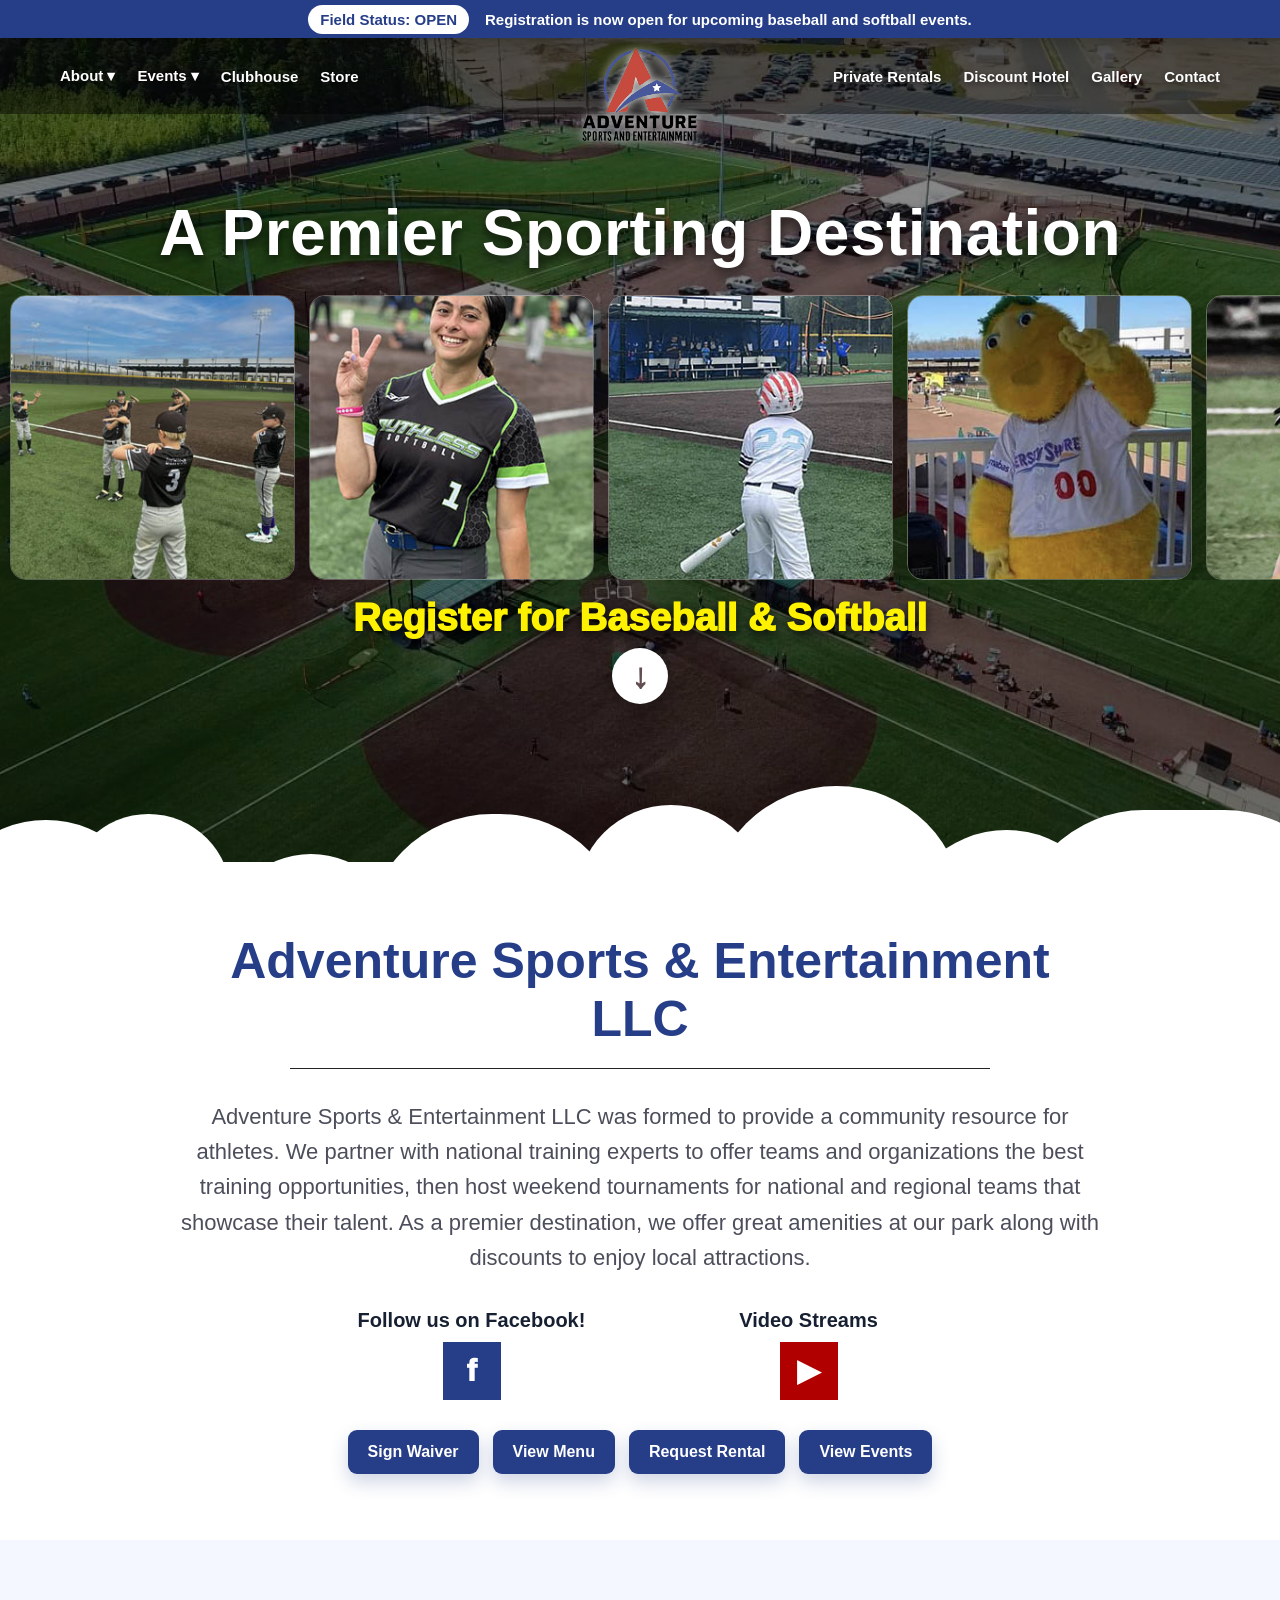
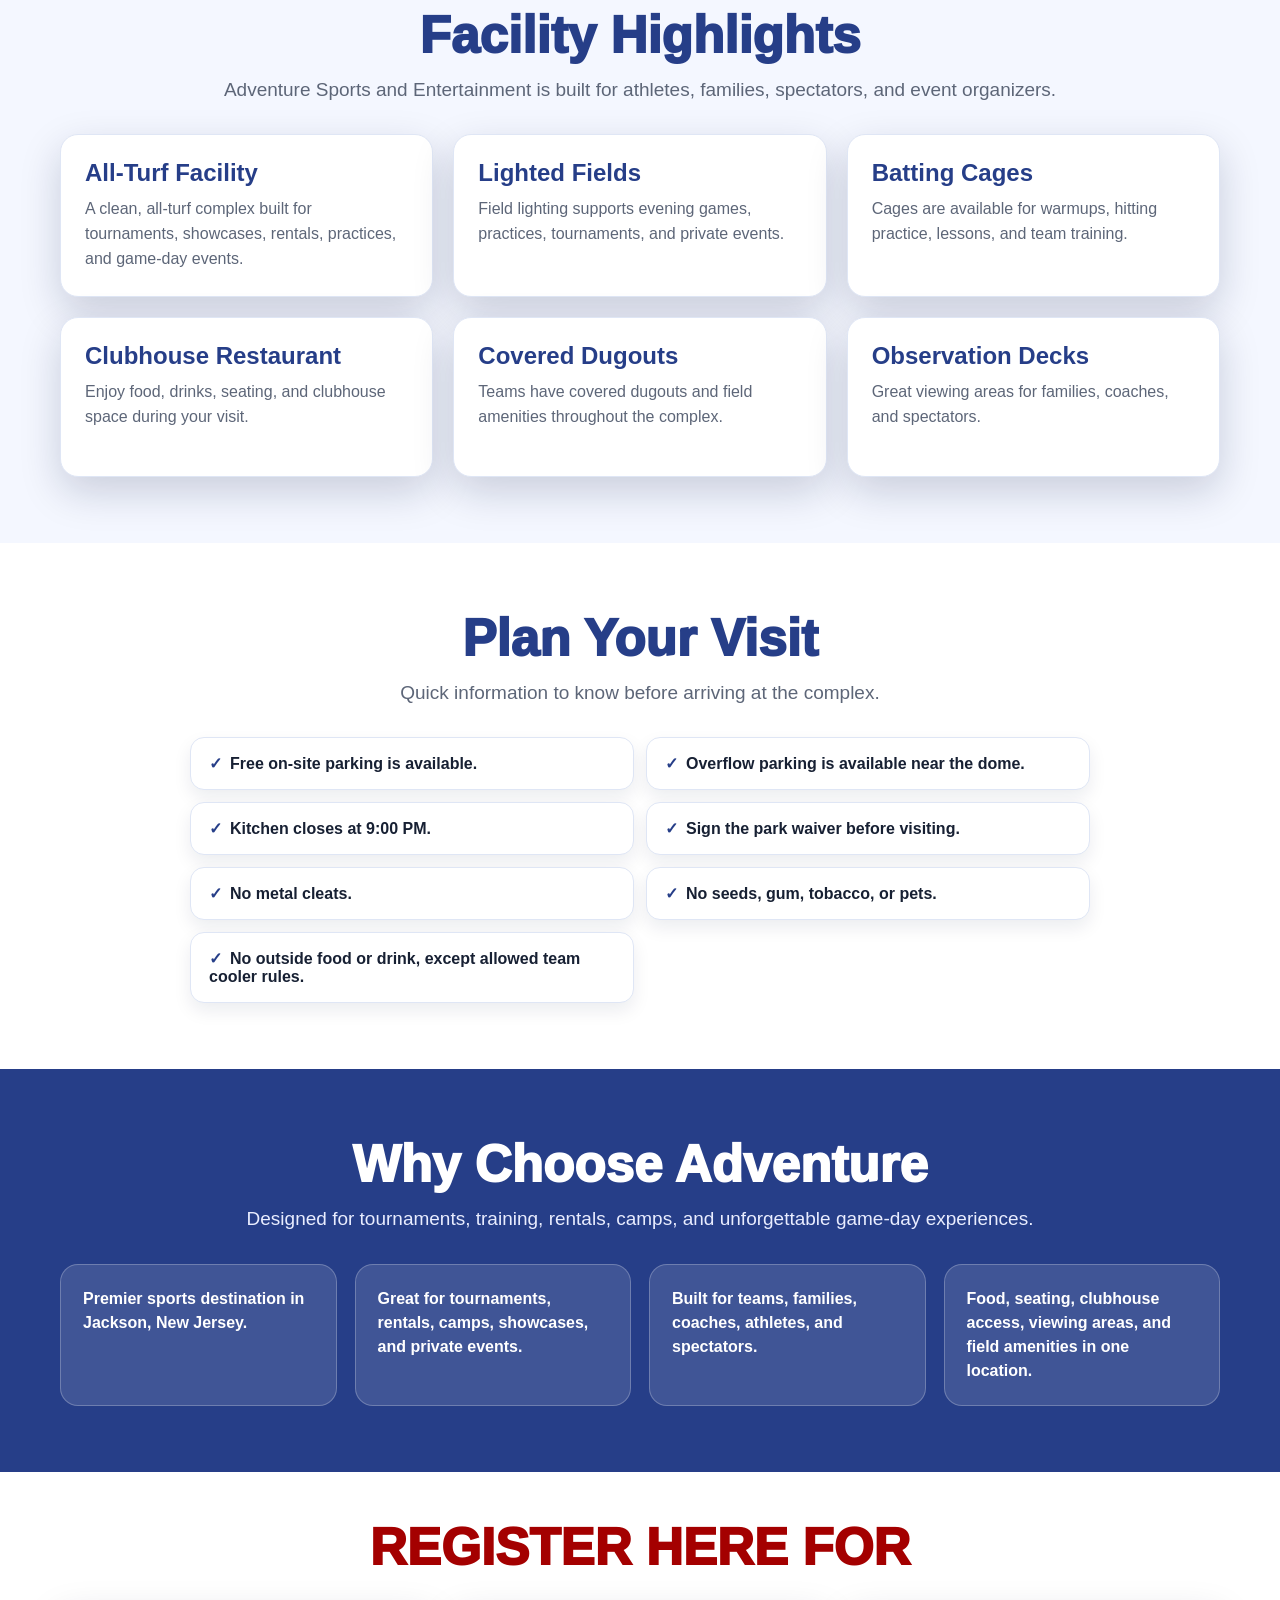
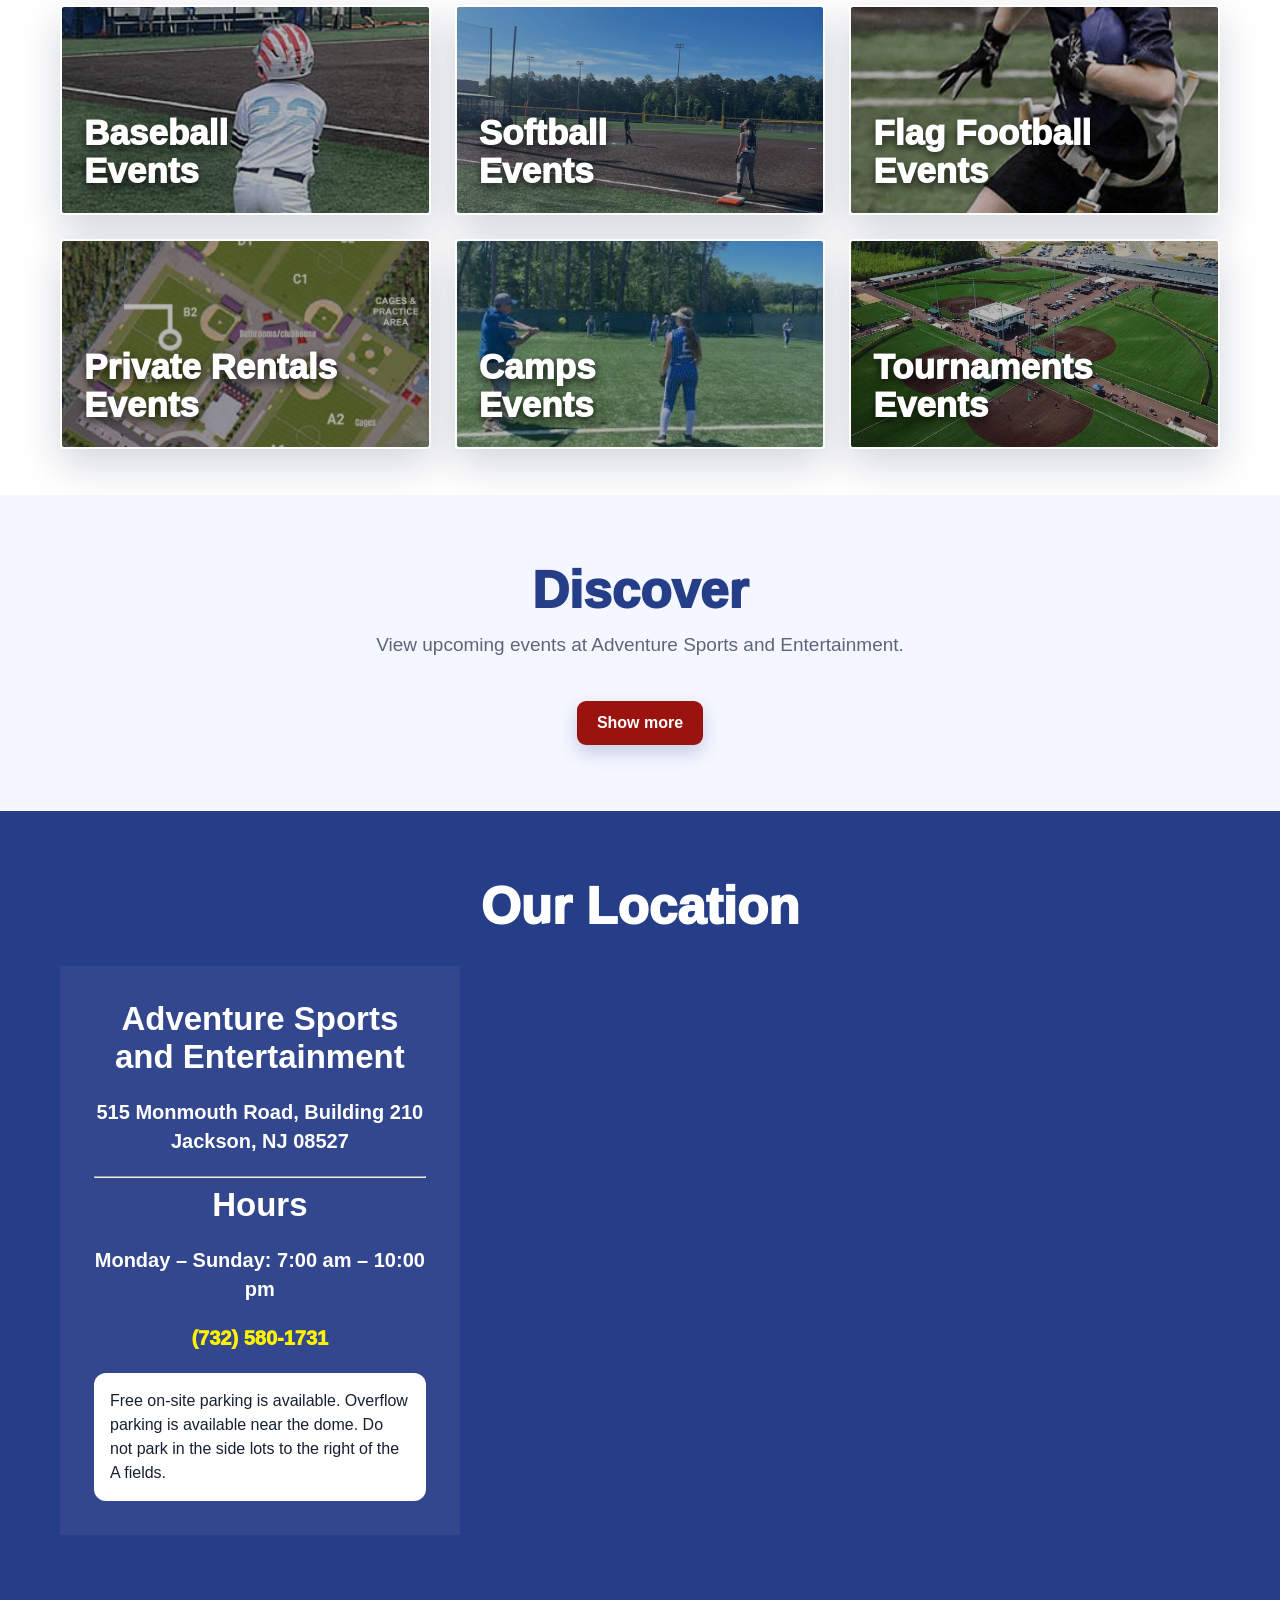
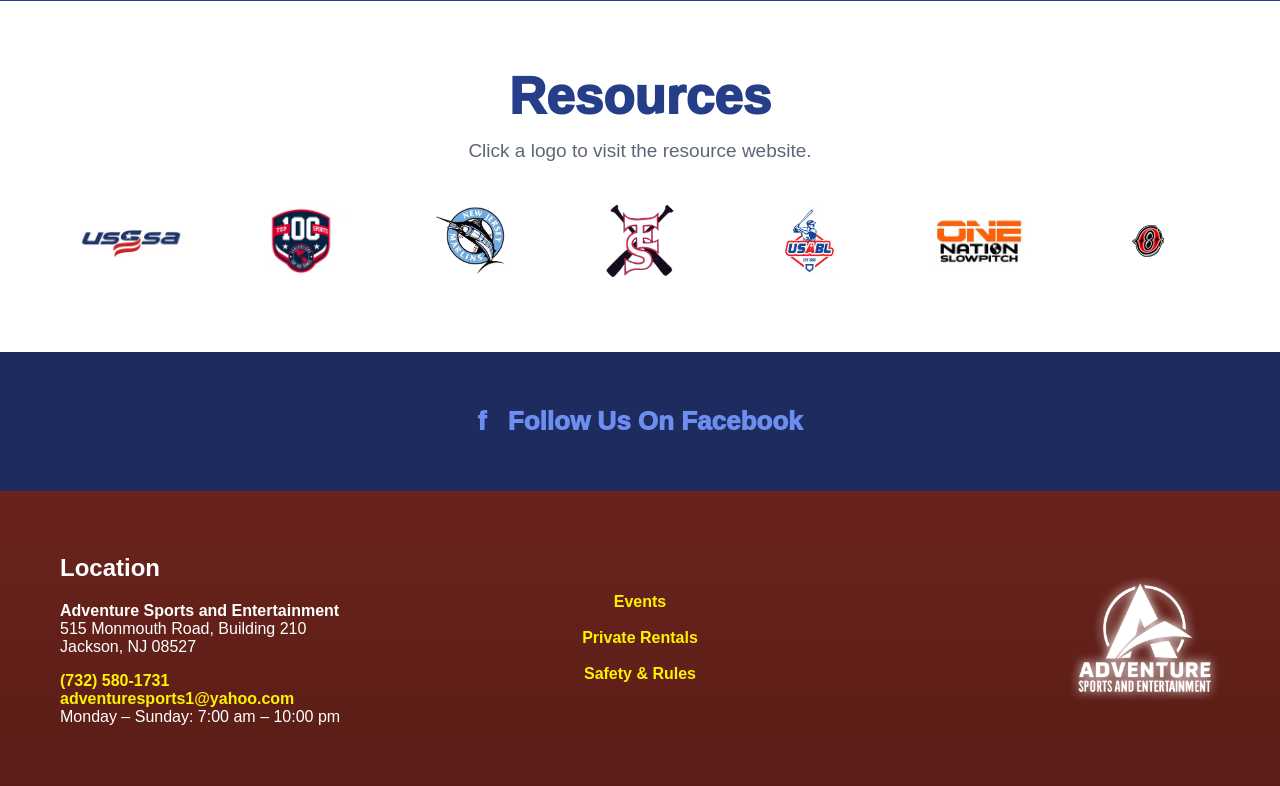
<file: index.html>
<!DOCTYPE html><html lang="en"><head>
<meta charset="UTF-8"><meta name="viewport" content="width=device-width, initial-scale=1.0">
<title>Adventure Sports and Entertainment</title><link rel="stylesheet" href="/style.css">
<script src="https://identity.netlify.com/v1/netlify-identity-widget.js"></script>
</head><body onload="loadHome()">
<div class="site-status-fixed">
  <div class="wrap status-inner">
    <span class="status-pill">Field Status: <span id="fixedFieldStatus">OPEN</span></span>
    <span id="fixedAnnouncement">Registration is now open for upcoming baseball and softball events.</span>
  </div>
</div>
<nav class="top-nav">
  <a class="nav-center-logo" href="/" title="Back to Home">
    <img src="/uploads/site/adventure-logo.png" alt="Adventure Sports and Entertainment">
  </a>

  <details class="mobile-menu">
    <summary>Menu</summary>
    <div class="mobile-menu-panel">
      <a href="/#about">About Adventure Sports</a>
      <a href="/safety-rules-refund.html#rules">Tournament & Facility Rules</a>
      <a href="/safety-rules-refund.html#refund">Refund Policy</a>
      <a href="/safety-rules-refund.html#waiver">Park Safety / Waiver</a>
      <a href="/events.html">Events</a>
      <a href="/events.html?category=Baseball">Baseball</a>
      <a href="/events.html?category=Softball">Softball</a>
      <a href="/events.html?category=Flag%20Football">Flag Football</a>
      <a href="/clubhouse.html">Clubhouse</a>
      <a href="https://www.clover.com/online-ordering/adventure-sports-enterta-jackson" target="_blank" rel="noopener">Store</a>
      <a href="/private-rentals.html">Private Rentals</a>
      <a href="#">Discount Hotel</a>
      <a href="/gallery.html">Gallery</a>
      <a href="/contact.html">Contact</a>
    </div>
  </details>

  <div class="wrap nav-inner">
    <div class="nav-group">
      <div class="dropdown nav-link"><a href="/#about">About ▾</a>
        <div class="dropdown-menu">
          <a href="/#about">About Adventure Sports</a>
          <a href="/safety-rules-refund.html#rules">Tournament & Facility Rules</a>
          <a href="/safety-rules-refund.html#refund">Refund Policy</a>
          <a href="/safety-rules-refund.html#waiver">Park Safety / Waiver</a>
        </div>
      </div>
      <div class="dropdown nav-link"><a href="/events.html">Events ▾</a>
        <div class="dropdown-menu">
          <a href="/events.html?category=Baseball">Baseball</a>
          <a href="/events.html?category=Softball">Softball</a>
          <a href="/events.html?category=Flag%20Football">Flag Football</a>
          <a href="/events.html?category=Camps">Camps</a>
          <a href="/events.html?category=Tournaments">Tournaments</a>
        </div>
      </div>
      <a class="nav-link" href="/clubhouse.html">Clubhouse</a>
      <a class="nav-link" href="https://www.clover.com/online-ordering/adventure-sports-enterta-jackson" target="_blank" rel="noopener">Store</a>
    </div>
    <div class="nav-group">
      <a class="nav-link" href="/private-rentals.html">Private Rentals</a>
      <a class="nav-link" href="#">Discount Hotel</a>
      <a class="nav-link" href="/gallery.html">Gallery</a>
      <a class="nav-link" href="/contact.html">Contact</a>
    </div>
  </div>
</nav>
<header class="hero" id="homeHero">
  <div class="hero-content">
    <h1 id="heroTitle">A Premier Sporting Destination</h1>
    <div class="slider-window"><div class="slider-track" id="sliderTrack"></div></div>
    <a class="hero-cta" id="heroCta" href="/events.html?category=Baseball">Register for Baseball & Softball</a>
    <a href="#about" class="down-arrow">↓</a>
  </div>
  <div class="clouds"><div class="cloud c1"></div><div class="cloud c2"></div><div class="cloud c3"></div><div class="cloud c4"></div><div class="cloud c5"></div><div class="cloud c6"></div><div class="cloud c7"></div><div class="cloud c8"></div><div class="cloud-base"></div></div>
</header>

<section class="section" id="about"><div class="wrap about-card">
  <h2 id="aboutTitle">Adventure Sports & Entertainment LLC</h2><div class="divider"></div>
  <p id="aboutText"></p>
  <div class="social-row">
    <div class="social-box"><strong>Follow us on Facebook!</strong><a id="facebookLink" target="_blank" rel="noopener"><div class="icon-square">f</div></a></div>
    <div class="social-box"><strong>Video Streams</strong><a id="videoLink" target="_blank" rel="noopener"><div class="icon-square red">▶</div></a></div>
  </div>
  <div class="quick-buttons">
    <a class="btn" id="waiverQuick" target="_blank" rel="noopener">Sign Waiver</a>
    <a class="btn" id="menuQuick" target="_blank" rel="noopener">View Menu</a>
    <a class="btn" id="rentalQuick">Request Rental</a>
    <a class="btn" id="eventsQuick">View Events</a>
  </div>
</div></section>

<section class="section soft" id="facility-highlights"><div class="wrap">
  <div class="section-head"><h2>Facility Highlights</h2><p>Adventure Sports and Entertainment is built for athletes, families, spectators, and event organizers.</p></div>
  <div class="info-card-grid" id="facilityHighlights"></div>
</div></section>

<section class="section" id="plan-your-visit"><div class="wrap">
  <div class="section-head"><h2>Plan Your Visit</h2><p>Quick information to know before arriving at the complex.</p></div>
  <div class="visit-list" id="planVisit"></div>
</div></section>

<section class="section blue" id="why-adventure"><div class="wrap">
  <div class="section-head"><h2>Why Choose Adventure</h2><p>Designed for tournaments, training, rentals, camps, and unforgettable game-day experiences.</p></div>
  <div class="why-grid" id="whyChoose"></div>
</div></section>

<section class="section compact"><div class="wrap">
  <h2 class="register-title">REGISTER HERE FOR</h2>
  <div class="category-grid" id="categoryGrid"></div>
</div></section>

<section class="section soft"><div class="wrap">
  <div class="section-head"><h2>Discover</h2><p>View upcoming events at Adventure Sports and Entertainment.</p></div>
  <div class="event-shell" id="upcomingEvents"></div>
  <div class="show-more"><a class="btn red" href="/events.html">Show more</a></div>
</div></section>

<section class="section blue" id="contact"><div class="wrap">
  <div class="section-head"><h2>Our Location</h2></div>
  <div class="location-grid">
    <div class="location-card">
      <h3 id="locName"></h3><p id="locAddress"></p><hr><h3>Hours</h3><p id="locHours"></p><p><a id="locPhone" href="tel:7325801731" style="color:var(--yellow);font-weight:950"></a></p>
      <div class="parking-note" id="parkingNote"></div>
    </div>
    <div class="map"><iframe loading="lazy" allowfullscreen src="https://www.google.com/maps?q=515%20Monmouth%20Road%20Building%20210%20Jackson%20NJ%2008527&output=embed"></iframe></div>
  </div>
</div></section>

<section class="section"><div class="wrap">
  <div class="section-head"><h2>Resources</h2><p>Click a logo to visit the resource website.</p></div>
  <div class="resource-grid" id="resourcesGrid"></div>
</div></section>

<section class="footer-social"><a href="https://www.facebook.com/AdventureSportsAndEntertainment" target="_blank" rel="noopener">f &nbsp; Follow Us On Facebook</a></section>
<footer class="footer-main"><div class="wrap footer-grid">
  <div><h2>Location</h2><p><b id="footerName"></b><br><span id="footerAddress"></span></p><p><a id="footerPhone"></a><br><a id="footerEmail"></a><br><span id="footerHours"></span></p></div>
  <div style="text-align:center"><a href="/events.html">Events</a><br><br><a href="/private-rentals.html">Private Rentals</a><br><br><a href="/safety-rules-refund.html">Safety & Rules</a></div>
  <div><img class="footer-logo" id="footerLogo" alt="Adventure logo"></div>
</div></footer>
<script src="/app.js"></script>
</body></html>
</file>
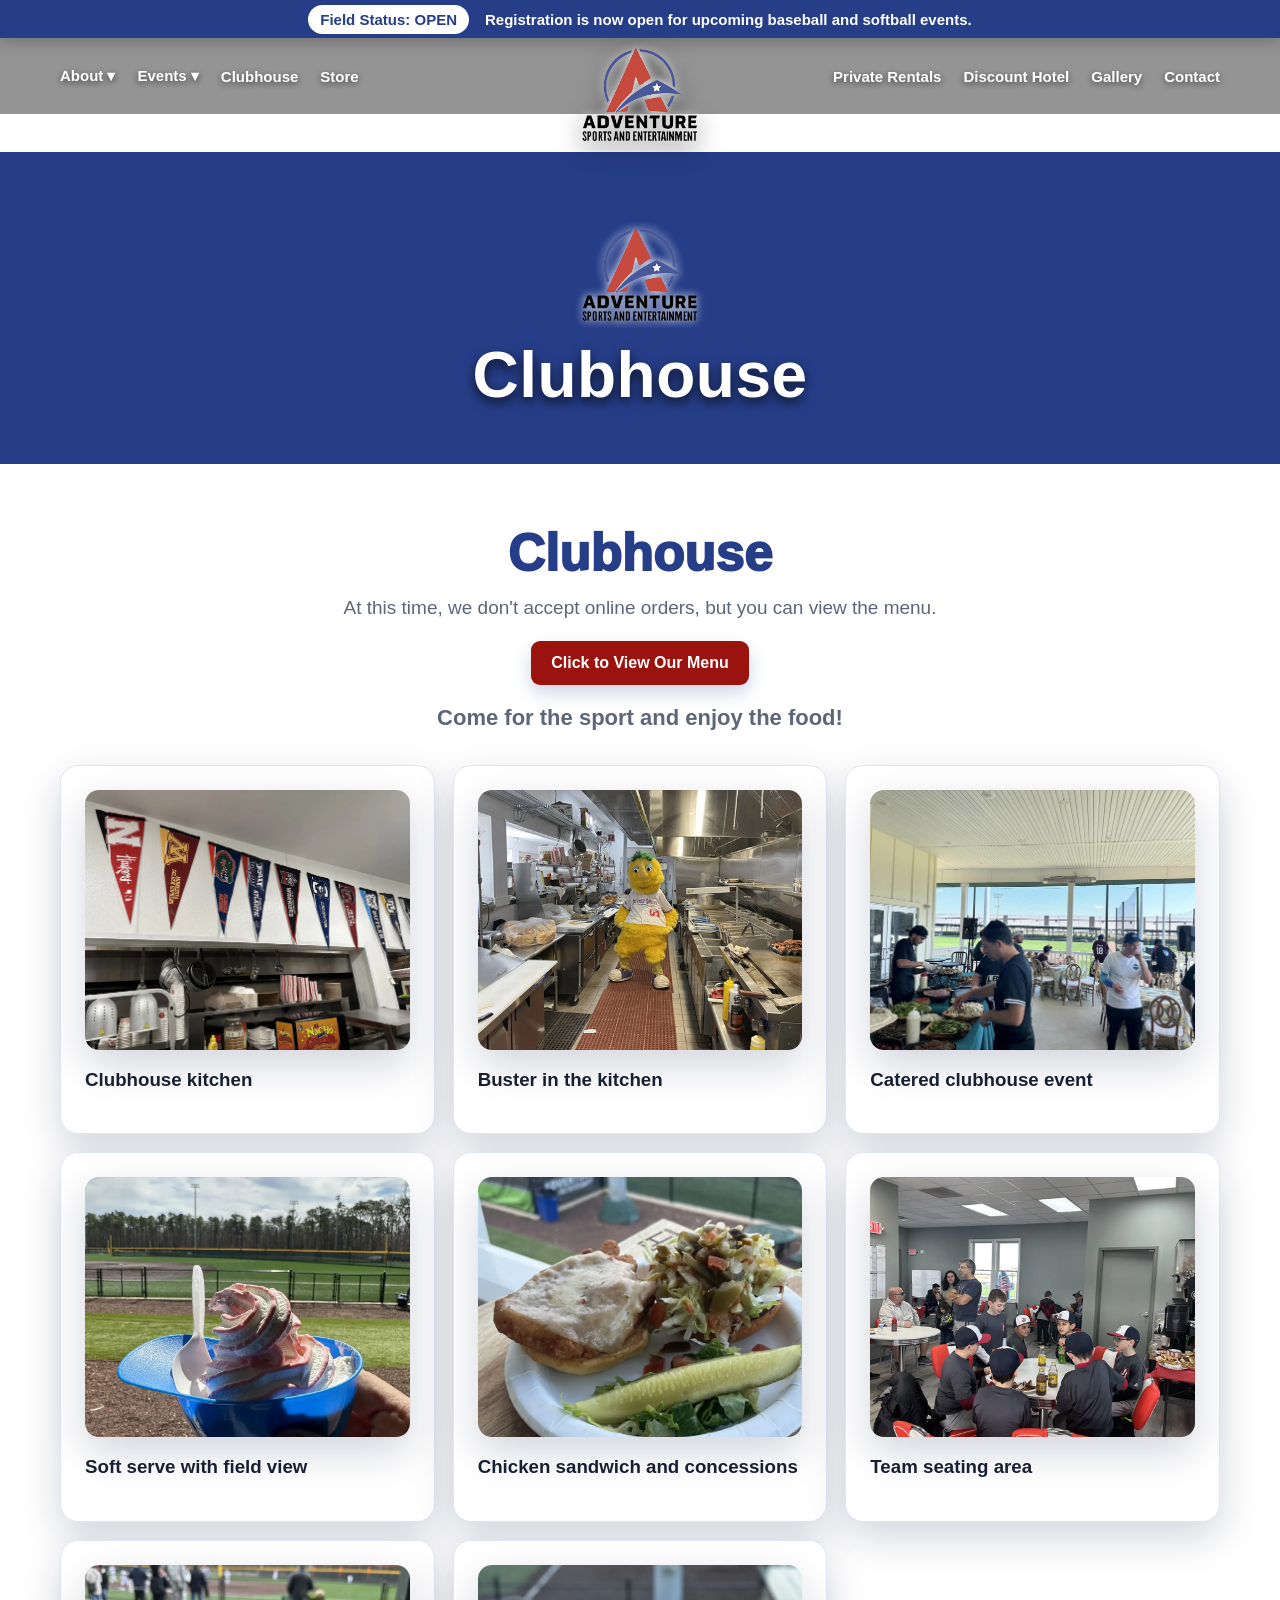
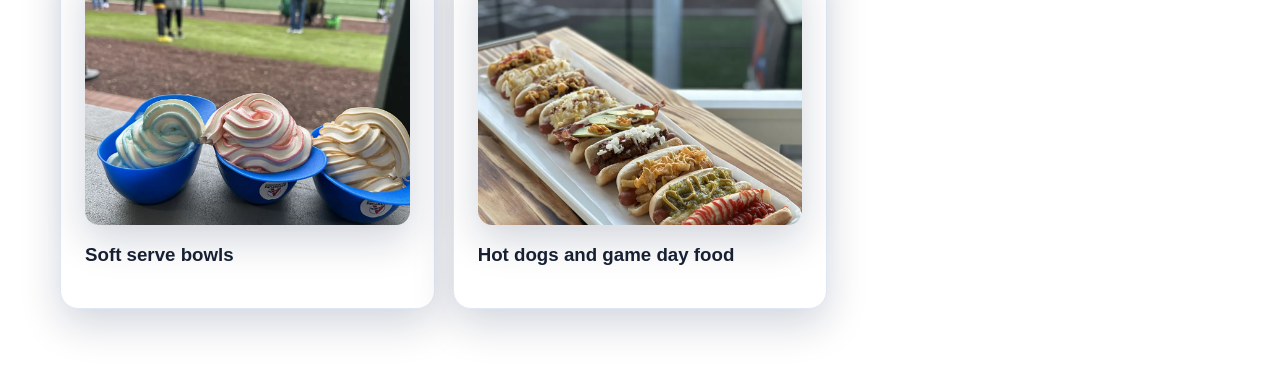
<file: clubhouse.html>
<!DOCTYPE html><html lang="en"><head>
<meta charset="UTF-8"><meta name="viewport" content="width=device-width, initial-scale=1.0">
<title>Clubhouse | Adventure Sports</title><link rel="stylesheet" href="/style.css">
<script src="https://identity.netlify.com/v1/netlify-identity-widget.js"></script>
</head><body onload="loadClubhouse()">
<div class="site-status-fixed">
  <div class="wrap status-inner">
    <span class="status-pill">Field Status: <span id="fixedFieldStatus">OPEN</span></span>
    <span id="fixedAnnouncement">Registration is now open for upcoming baseball and softball events.</span>
  </div>
</div>
<nav class="top-nav">
  <a class="nav-center-logo" href="/" title="Back to Home">
    <img src="/uploads/site/adventure-logo.png" alt="Adventure Sports and Entertainment">
  </a>

  <details class="mobile-menu">
    <summary>Menu</summary>
    <div class="mobile-menu-panel">
      <a href="/#about">About Adventure Sports</a>
      <a href="/safety-rules-refund.html#rules">Tournament & Facility Rules</a>
      <a href="/safety-rules-refund.html#refund">Refund Policy</a>
      <a href="/safety-rules-refund.html#waiver">Park Safety / Waiver</a>
      <a href="/events.html">Events</a>
      <a href="/events.html?category=Baseball">Baseball</a>
      <a href="/events.html?category=Softball">Softball</a>
      <a href="/events.html?category=Flag%20Football">Flag Football</a>
      <a href="/clubhouse.html">Clubhouse</a>
      <a href="https://www.clover.com/online-ordering/adventure-sports-enterta-jackson" target="_blank" rel="noopener">Store</a>
      <a href="/private-rentals.html">Private Rentals</a>
      <a href="#">Discount Hotel</a>
      <a href="/gallery.html">Gallery</a>
      <a href="/contact.html">Contact</a>
    </div>
  </details>

  <div class="wrap nav-inner">
    <div class="nav-group">
      <div class="dropdown nav-link"><a href="/#about">About ▾</a>
        <div class="dropdown-menu">
          <a href="/#about">About Adventure Sports</a>
          <a href="/safety-rules-refund.html#rules">Tournament & Facility Rules</a>
          <a href="/safety-rules-refund.html#refund">Refund Policy</a>
          <a href="/safety-rules-refund.html#waiver">Park Safety / Waiver</a>
        </div>
      </div>
      <div class="dropdown nav-link"><a href="/events.html">Events ▾</a>
        <div class="dropdown-menu">
          <a href="/events.html?category=Baseball">Baseball</a>
          <a href="/events.html?category=Softball">Softball</a>
          <a href="/events.html?category=Flag%20Football">Flag Football</a>
          <a href="/events.html?category=Camps">Camps</a>
          <a href="/events.html?category=Tournaments">Tournaments</a>
        </div>
      </div>
      <a class="nav-link" href="/clubhouse.html">Clubhouse</a>
      <a class="nav-link" href="https://www.clover.com/online-ordering/adventure-sports-enterta-jackson" target="_blank" rel="noopener">Store</a>
    </div>
    <div class="nav-group">
      <a class="nav-link" href="/private-rentals.html">Private Rentals</a>
      <a class="nav-link" href="#">Discount Hotel</a>
      <a class="nav-link" href="/gallery.html">Gallery</a>
      <a class="nav-link" href="/contact.html">Contact</a>
    </div>
  </div>
</nav>
<div class="page-spacer"></div>
<section class="page-hero"><div class="wrap"><img id="pageLogo" class="hero-logo" alt="Adventure logo"><h1>Clubhouse</h1></div></section>
<section class="page-section"><div class="wrap"><div class="section-head"><h2>Clubhouse</h2><p id="clubIntro"></p><br><a class="btn red" id="menuButton" target="_blank" rel="noopener">Click to View Our Menu</a><p style="margin-top:16px;font-size:22px;font-weight:900" id="clubTagline"></p></div><div class="photo-grid" id="clubGrid"></div></div></section>
<script src="/app.js"></script>
</body></html>
</file>
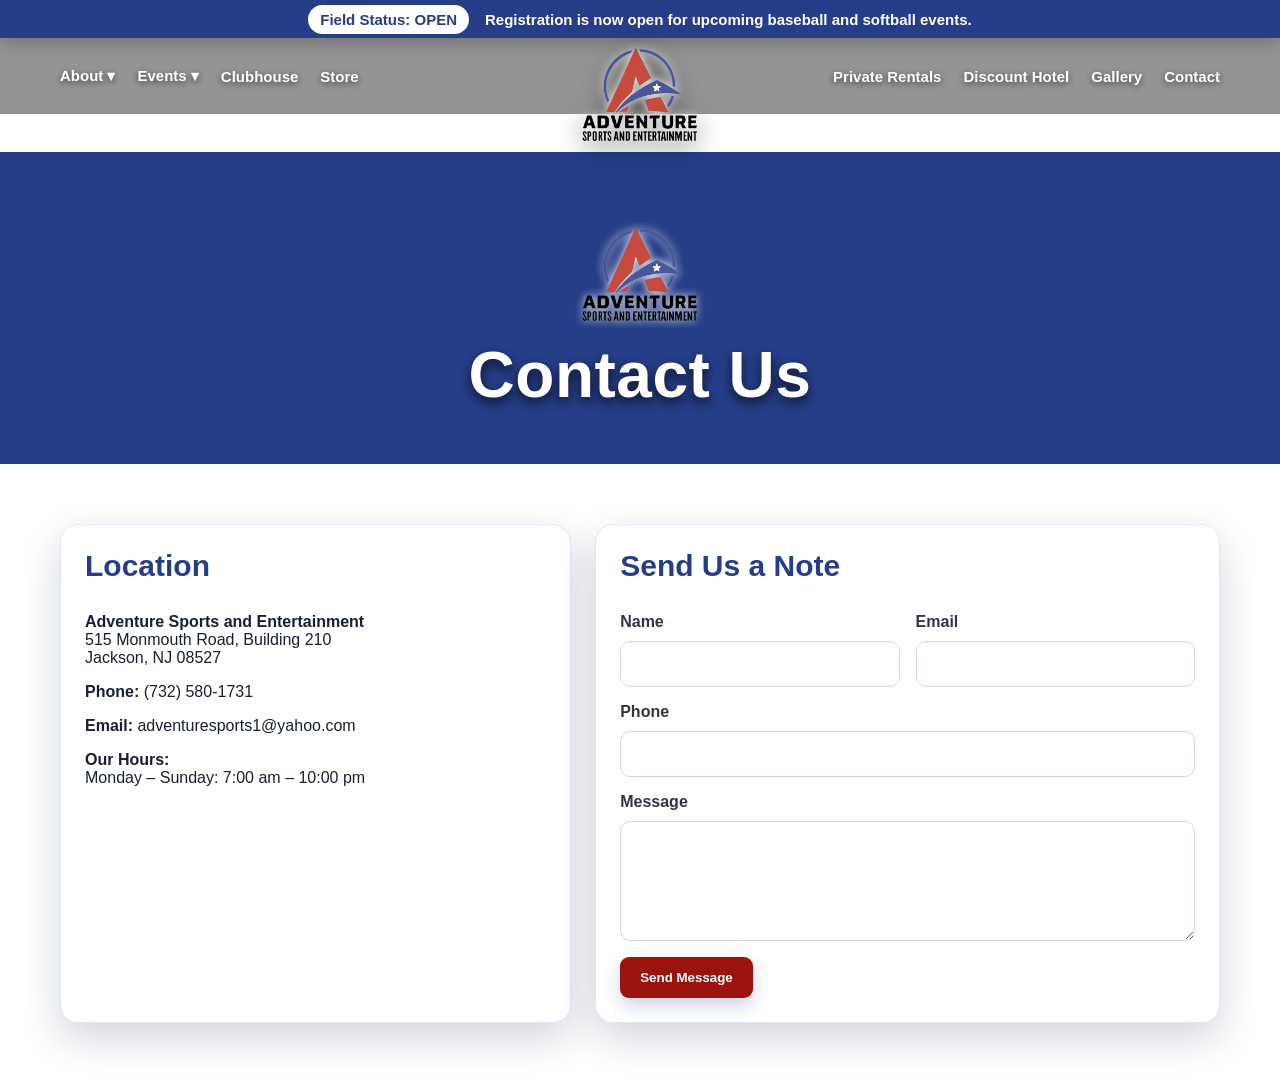
<file: contact.html>
<!DOCTYPE html><html lang="en"><head>
<meta charset="UTF-8"><meta name="viewport" content="width=device-width, initial-scale=1.0">
<title>Contact Us | Adventure Sports</title><link rel="stylesheet" href="/style.css">
<script src="https://identity.netlify.com/v1/netlify-identity-widget.js"></script>
</head><body onload="loadContact()">
<div class="site-status-fixed">
  <div class="wrap status-inner">
    <span class="status-pill">Field Status: <span id="fixedFieldStatus">OPEN</span></span>
    <span id="fixedAnnouncement">Registration is now open for upcoming baseball and softball events.</span>
  </div>
</div>
<nav class="top-nav">
  <a class="nav-center-logo" href="/" title="Back to Home">
    <img src="/uploads/site/adventure-logo.png" alt="Adventure Sports and Entertainment">
  </a>

  <details class="mobile-menu">
    <summary>Menu</summary>
    <div class="mobile-menu-panel">
      <a href="/#about">About Adventure Sports</a>
      <a href="/safety-rules-refund.html#rules">Tournament & Facility Rules</a>
      <a href="/safety-rules-refund.html#refund">Refund Policy</a>
      <a href="/safety-rules-refund.html#waiver">Park Safety / Waiver</a>
      <a href="/events.html">Events</a>
      <a href="/events.html?category=Baseball">Baseball</a>
      <a href="/events.html?category=Softball">Softball</a>
      <a href="/events.html?category=Flag%20Football">Flag Football</a>
      <a href="/clubhouse.html">Clubhouse</a>
      <a href="https://www.clover.com/online-ordering/adventure-sports-enterta-jackson" target="_blank" rel="noopener">Store</a>
      <a href="/private-rentals.html">Private Rentals</a>
      <a href="#">Discount Hotel</a>
      <a href="/gallery.html">Gallery</a>
      <a href="/contact.html">Contact</a>
    </div>
  </details>

  <div class="wrap nav-inner">
    <div class="nav-group">
      <div class="dropdown nav-link"><a href="/#about">About ▾</a>
        <div class="dropdown-menu">
          <a href="/#about">About Adventure Sports</a>
          <a href="/safety-rules-refund.html#rules">Tournament & Facility Rules</a>
          <a href="/safety-rules-refund.html#refund">Refund Policy</a>
          <a href="/safety-rules-refund.html#waiver">Park Safety / Waiver</a>
        </div>
      </div>
      <div class="dropdown nav-link"><a href="/events.html">Events ▾</a>
        <div class="dropdown-menu">
          <a href="/events.html?category=Baseball">Baseball</a>
          <a href="/events.html?category=Softball">Softball</a>
          <a href="/events.html?category=Flag%20Football">Flag Football</a>
          <a href="/events.html?category=Camps">Camps</a>
          <a href="/events.html?category=Tournaments">Tournaments</a>
        </div>
      </div>
      <a class="nav-link" href="/clubhouse.html">Clubhouse</a>
      <a class="nav-link" href="https://www.clover.com/online-ordering/adventure-sports-enterta-jackson" target="_blank" rel="noopener">Store</a>
    </div>
    <div class="nav-group">
      <a class="nav-link" href="/private-rentals.html">Private Rentals</a>
      <a class="nav-link" href="#">Discount Hotel</a>
      <a class="nav-link" href="/gallery.html">Gallery</a>
      <a class="nav-link" href="/contact.html">Contact</a>
    </div>
  </div>
</nav>
<div class="page-spacer"></div>
<section class="page-hero"><div class="wrap"><img id="pageLogo" class="hero-logo" alt="Adventure logo"><h1>Contact Us</h1></div></section>
<section class="page-section"><div class="wrap">
  <div class="contact-grid">
    <div class="card contact-card">
      <h3>Location</h3>
      <p id="contactAddress"></p>
      <p><b>Phone:</b> <a id="contactPhone"></a></p>
      <p><b>Email:</b> <a id="contactEmail"></a></p>
      <p><b>Our Hours:</b><br><span id="contactHours"></span></p>
    </div>
    <div class="card contact-card">
      <h3>Send Us a Note</h3>
      <form name="contact-us" method="POST" data-netlify="true" action="/thank-you.html">
        <input type="hidden" name="form-name" value="contact-us">
        <div class="form-grid">
          <div class="form-field"><label>Name</label><input name="name" required></div>
          <div class="form-field"><label>Email</label><input name="email" type="email" required></div>
          <div class="form-field full"><label>Phone</label><input name="phone"></div>
          <div class="form-field full"><label>Message</label><textarea name="message" required></textarea></div>
          <div class="full"><button class="btn red" type="submit">Send Message</button></div>
        </div>
      </form>
    </div>
  </div>
</div></section>
<script src="/app.js"></script>
</body></html>
</file>
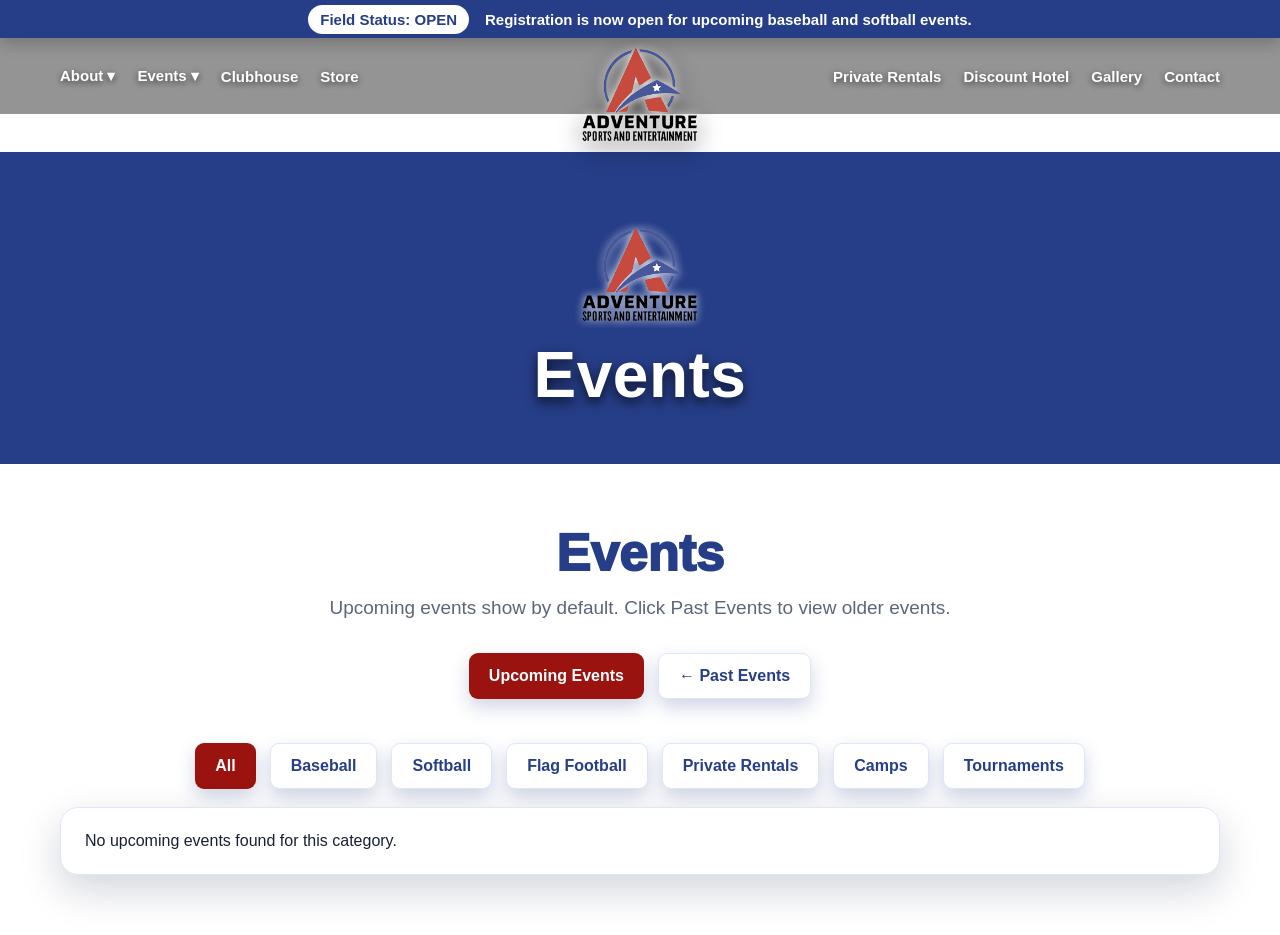
<file: events.html>
<!DOCTYPE html><html lang="en"><head>
<meta charset="UTF-8"><meta name="viewport" content="width=device-width, initial-scale=1.0">
<title>Events | Adventure Sports</title><link rel="stylesheet" href="/style.css">
<script src="https://identity.netlify.com/v1/netlify-identity-widget.js"></script>
</head><body onload="loadEvents()">
<div class="site-status-fixed">
  <div class="wrap status-inner">
    <span class="status-pill">Field Status: <span id="fixedFieldStatus">OPEN</span></span>
    <span id="fixedAnnouncement">Registration is now open for upcoming baseball and softball events.</span>
  </div>
</div>
<nav class="top-nav">
  <a class="nav-center-logo" href="/" title="Back to Home">
    <img src="/uploads/site/adventure-logo.png" alt="Adventure Sports and Entertainment">
  </a>

  <details class="mobile-menu">
    <summary>Menu</summary>
    <div class="mobile-menu-panel">
      <a href="/#about">About Adventure Sports</a>
      <a href="/safety-rules-refund.html#rules">Tournament & Facility Rules</a>
      <a href="/safety-rules-refund.html#refund">Refund Policy</a>
      <a href="/safety-rules-refund.html#waiver">Park Safety / Waiver</a>
      <a href="/events.html">Events</a>
      <a href="/events.html?category=Baseball">Baseball</a>
      <a href="/events.html?category=Softball">Softball</a>
      <a href="/events.html?category=Flag%20Football">Flag Football</a>
      <a href="/clubhouse.html">Clubhouse</a>
      <a href="https://www.clover.com/online-ordering/adventure-sports-enterta-jackson" target="_blank" rel="noopener">Store</a>
      <a href="/private-rentals.html">Private Rentals</a>
      <a href="#">Discount Hotel</a>
      <a href="/gallery.html">Gallery</a>
      <a href="/contact.html">Contact</a>
    </div>
  </details>

  <div class="wrap nav-inner">
    <div class="nav-group">
      <div class="dropdown nav-link"><a href="/#about">About ▾</a>
        <div class="dropdown-menu">
          <a href="/#about">About Adventure Sports</a>
          <a href="/safety-rules-refund.html#rules">Tournament & Facility Rules</a>
          <a href="/safety-rules-refund.html#refund">Refund Policy</a>
          <a href="/safety-rules-refund.html#waiver">Park Safety / Waiver</a>
        </div>
      </div>
      <div class="dropdown nav-link"><a href="/events.html">Events ▾</a>
        <div class="dropdown-menu">
          <a href="/events.html?category=Baseball">Baseball</a>
          <a href="/events.html?category=Softball">Softball</a>
          <a href="/events.html?category=Flag%20Football">Flag Football</a>
          <a href="/events.html?category=Camps">Camps</a>
          <a href="/events.html?category=Tournaments">Tournaments</a>
        </div>
      </div>
      <a class="nav-link" href="/clubhouse.html">Clubhouse</a>
      <a class="nav-link" href="https://www.clover.com/online-ordering/adventure-sports-enterta-jackson" target="_blank" rel="noopener">Store</a>
    </div>
    <div class="nav-group">
      <a class="nav-link" href="/private-rentals.html">Private Rentals</a>
      <a class="nav-link" href="#">Discount Hotel</a>
      <a class="nav-link" href="/gallery.html">Gallery</a>
      <a class="nav-link" href="/contact.html">Contact</a>
    </div>
  </div>
</nav>
<div class="page-spacer"></div>
<section class="page-hero"><div class="wrap"><img id="pageLogo" class="hero-logo" alt="Adventure logo"><h1>Events</h1></div></section>
<section class="page-section"><div class="wrap"><div class="section-head"><h2>Events</h2><p>Upcoming events show by default. Click Past Events to view older events.</p></div><div class="quick-buttons" id="eventFilters"></div><br><div class="event-shell" id="eventsList"></div></div></section>
<script src="/app.js"></script>
</body></html>
</file>
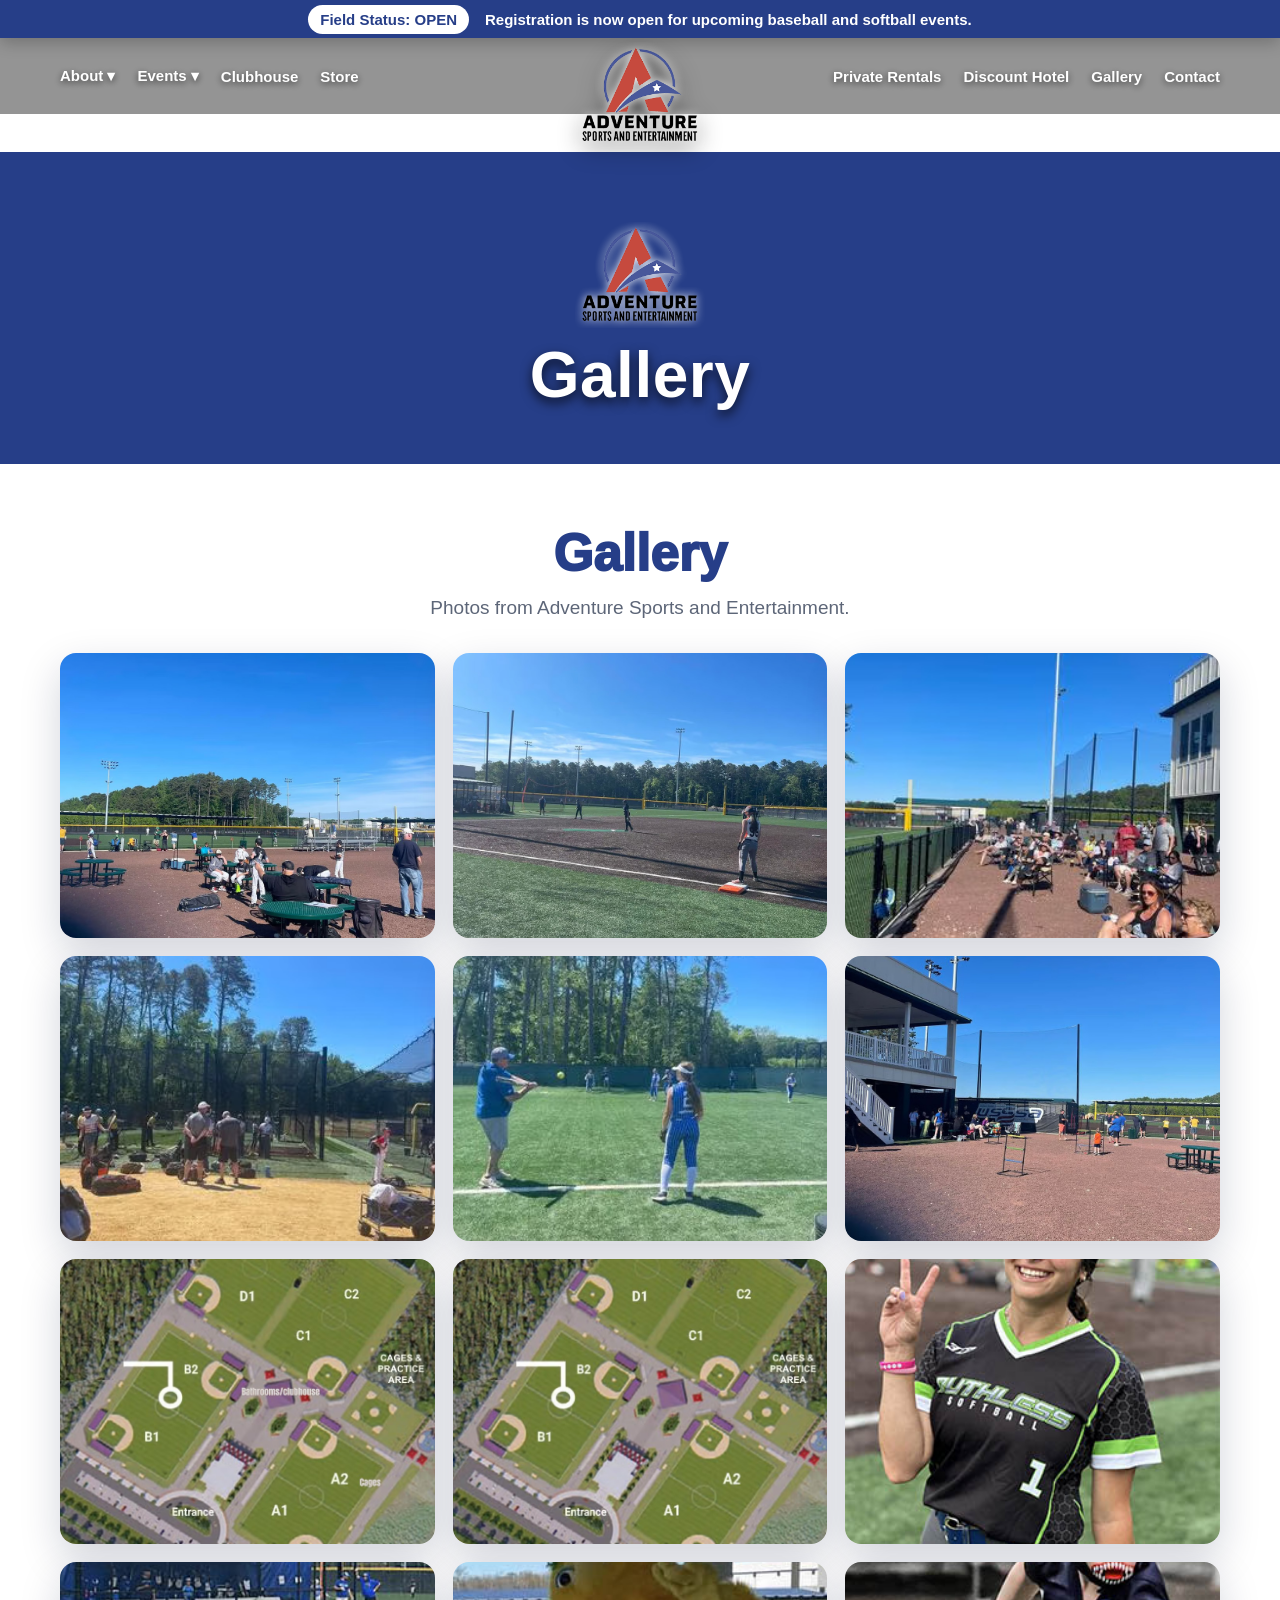
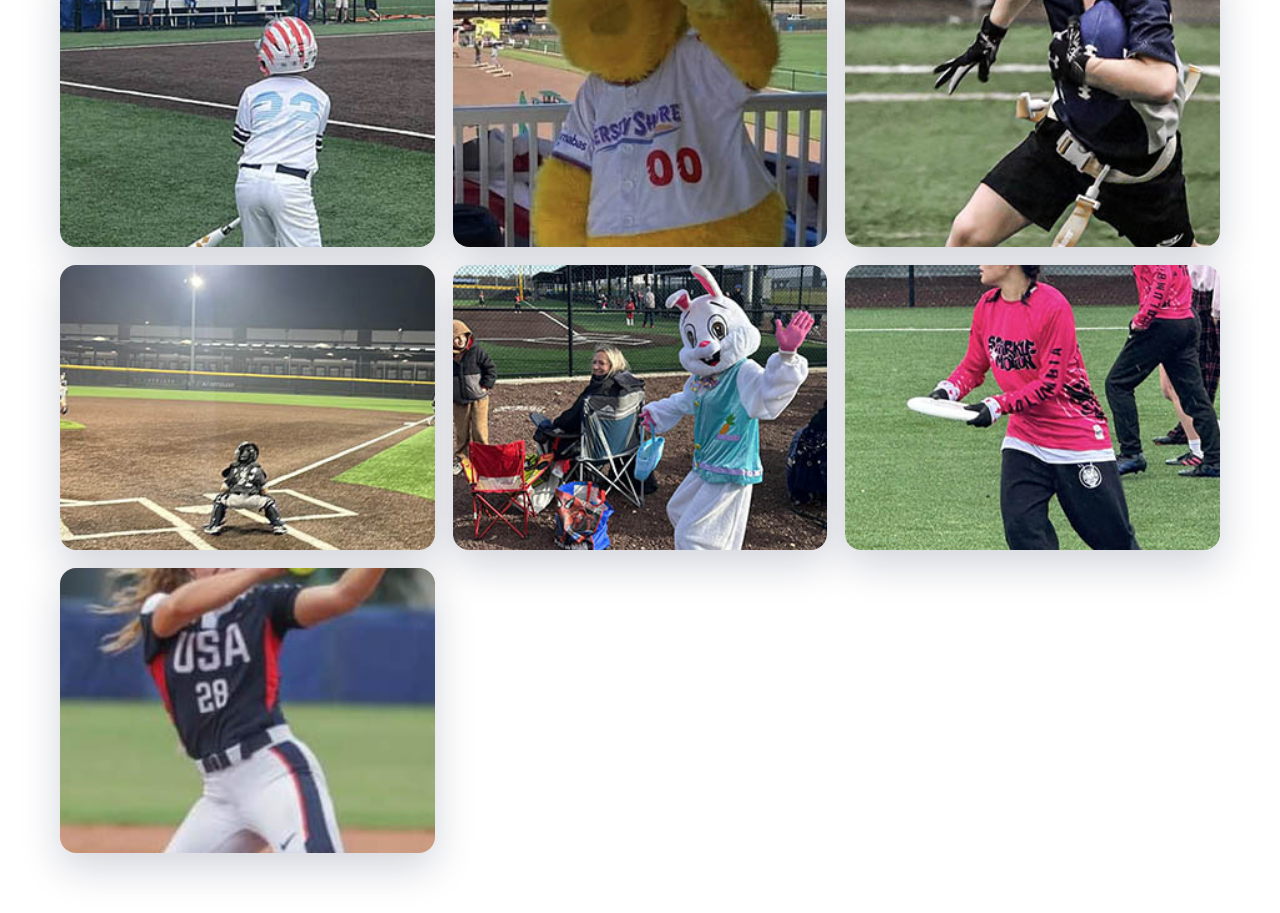
<file: gallery.html>
<!DOCTYPE html><html lang="en"><head>
<meta charset="UTF-8"><meta name="viewport" content="width=device-width, initial-scale=1.0">
<title>Gallery | Adventure Sports</title><link rel="stylesheet" href="/style.css">
<script src="https://identity.netlify.com/v1/netlify-identity-widget.js"></script>
</head><body onload="loadGallery()">
<div class="site-status-fixed">
  <div class="wrap status-inner">
    <span class="status-pill">Field Status: <span id="fixedFieldStatus">OPEN</span></span>
    <span id="fixedAnnouncement">Registration is now open for upcoming baseball and softball events.</span>
  </div>
</div>
<nav class="top-nav">
  <a class="nav-center-logo" href="/" title="Back to Home">
    <img src="/uploads/site/adventure-logo.png" alt="Adventure Sports and Entertainment">
  </a>

  <details class="mobile-menu">
    <summary>Menu</summary>
    <div class="mobile-menu-panel">
      <a href="/#about">About Adventure Sports</a>
      <a href="/safety-rules-refund.html#rules">Tournament & Facility Rules</a>
      <a href="/safety-rules-refund.html#refund">Refund Policy</a>
      <a href="/safety-rules-refund.html#waiver">Park Safety / Waiver</a>
      <a href="/events.html">Events</a>
      <a href="/events.html?category=Baseball">Baseball</a>
      <a href="/events.html?category=Softball">Softball</a>
      <a href="/events.html?category=Flag%20Football">Flag Football</a>
      <a href="/clubhouse.html">Clubhouse</a>
      <a href="https://www.clover.com/online-ordering/adventure-sports-enterta-jackson" target="_blank" rel="noopener">Store</a>
      <a href="/private-rentals.html">Private Rentals</a>
      <a href="#">Discount Hotel</a>
      <a href="/gallery.html">Gallery</a>
      <a href="/contact.html">Contact</a>
    </div>
  </details>

  <div class="wrap nav-inner">
    <div class="nav-group">
      <div class="dropdown nav-link"><a href="/#about">About ▾</a>
        <div class="dropdown-menu">
          <a href="/#about">About Adventure Sports</a>
          <a href="/safety-rules-refund.html#rules">Tournament & Facility Rules</a>
          <a href="/safety-rules-refund.html#refund">Refund Policy</a>
          <a href="/safety-rules-refund.html#waiver">Park Safety / Waiver</a>
        </div>
      </div>
      <div class="dropdown nav-link"><a href="/events.html">Events ▾</a>
        <div class="dropdown-menu">
          <a href="/events.html?category=Baseball">Baseball</a>
          <a href="/events.html?category=Softball">Softball</a>
          <a href="/events.html?category=Flag%20Football">Flag Football</a>
          <a href="/events.html?category=Camps">Camps</a>
          <a href="/events.html?category=Tournaments">Tournaments</a>
        </div>
      </div>
      <a class="nav-link" href="/clubhouse.html">Clubhouse</a>
      <a class="nav-link" href="https://www.clover.com/online-ordering/adventure-sports-enterta-jackson" target="_blank" rel="noopener">Store</a>
    </div>
    <div class="nav-group">
      <a class="nav-link" href="/private-rentals.html">Private Rentals</a>
      <a class="nav-link" href="#">Discount Hotel</a>
      <a class="nav-link" href="/gallery.html">Gallery</a>
      <a class="nav-link" href="/contact.html">Contact</a>
    </div>
  </div>
</nav>
<div class="page-spacer"></div>
<section class="page-hero"><div class="wrap"><img id="pageLogo" class="hero-logo" alt="Adventure logo"><h1>Gallery</h1></div></section>
<section class="page-section"><div class="wrap"><div class="section-head"><h2>Gallery</h2><p>Photos from Adventure Sports and Entertainment.</p></div><div class="gallery-photos-only" id="galleryGrid"></div></div></section>
<script src="/app.js"></script>
</body></html>
</file>
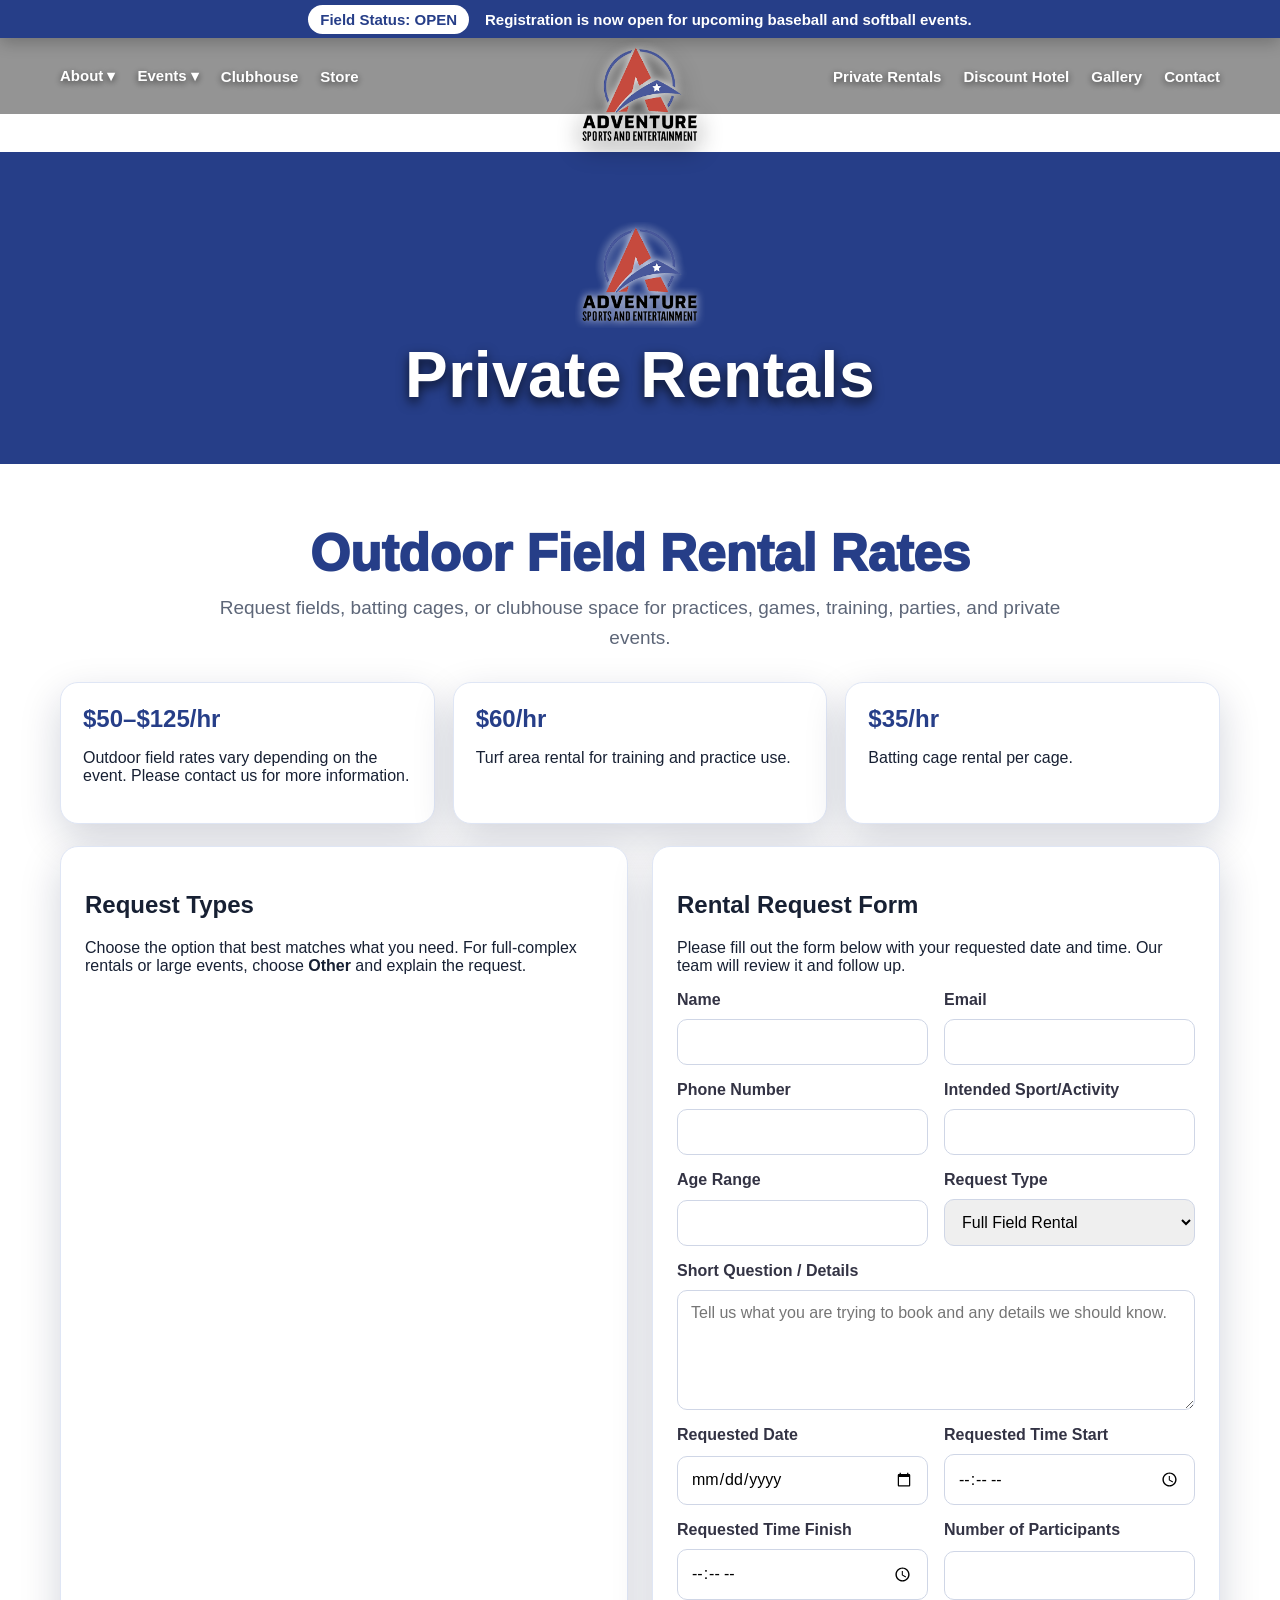
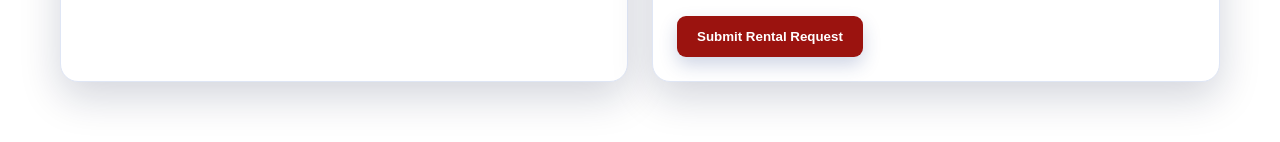
<file: private-rentals.html>
<!DOCTYPE html><html lang="en"><head>
<meta charset="UTF-8"><meta name="viewport" content="width=device-width, initial-scale=1.0">
<title>Private Rentals | Adventure Sports</title><link rel="stylesheet" href="/style.css">
<script src="https://identity.netlify.com/v1/netlify-identity-widget.js"></script>
</head><body onload="loadRentals()">
<div class="site-status-fixed">
  <div class="wrap status-inner">
    <span class="status-pill">Field Status: <span id="fixedFieldStatus">OPEN</span></span>
    <span id="fixedAnnouncement">Registration is now open for upcoming baseball and softball events.</span>
  </div>
</div>
<nav class="top-nav">
  <a class="nav-center-logo" href="/" title="Back to Home">
    <img src="/uploads/site/adventure-logo.png" alt="Adventure Sports and Entertainment">
  </a>

  <details class="mobile-menu">
    <summary>Menu</summary>
    <div class="mobile-menu-panel">
      <a href="/#about">About Adventure Sports</a>
      <a href="/safety-rules-refund.html#rules">Tournament & Facility Rules</a>
      <a href="/safety-rules-refund.html#refund">Refund Policy</a>
      <a href="/safety-rules-refund.html#waiver">Park Safety / Waiver</a>
      <a href="/events.html">Events</a>
      <a href="/events.html?category=Baseball">Baseball</a>
      <a href="/events.html?category=Softball">Softball</a>
      <a href="/events.html?category=Flag%20Football">Flag Football</a>
      <a href="/clubhouse.html">Clubhouse</a>
      <a href="https://www.clover.com/online-ordering/adventure-sports-enterta-jackson" target="_blank" rel="noopener">Store</a>
      <a href="/private-rentals.html">Private Rentals</a>
      <a href="#">Discount Hotel</a>
      <a href="/gallery.html">Gallery</a>
      <a href="/contact.html">Contact</a>
    </div>
  </details>

  <div class="wrap nav-inner">
    <div class="nav-group">
      <div class="dropdown nav-link"><a href="/#about">About ▾</a>
        <div class="dropdown-menu">
          <a href="/#about">About Adventure Sports</a>
          <a href="/safety-rules-refund.html#rules">Tournament & Facility Rules</a>
          <a href="/safety-rules-refund.html#refund">Refund Policy</a>
          <a href="/safety-rules-refund.html#waiver">Park Safety / Waiver</a>
        </div>
      </div>
      <div class="dropdown nav-link"><a href="/events.html">Events ▾</a>
        <div class="dropdown-menu">
          <a href="/events.html?category=Baseball">Baseball</a>
          <a href="/events.html?category=Softball">Softball</a>
          <a href="/events.html?category=Flag%20Football">Flag Football</a>
          <a href="/events.html?category=Camps">Camps</a>
          <a href="/events.html?category=Tournaments">Tournaments</a>
        </div>
      </div>
      <a class="nav-link" href="/clubhouse.html">Clubhouse</a>
      <a class="nav-link" href="https://www.clover.com/online-ordering/adventure-sports-enterta-jackson" target="_blank" rel="noopener">Store</a>
    </div>
    <div class="nav-group">
      <a class="nav-link" href="/private-rentals.html">Private Rentals</a>
      <a class="nav-link" href="#">Discount Hotel</a>
      <a class="nav-link" href="/gallery.html">Gallery</a>
      <a class="nav-link" href="/contact.html">Contact</a>
    </div>
  </div>
</nav>
<div class="page-spacer"></div>
<section class="page-hero"><div class="wrap"><img id="pageLogo" class="hero-logo" alt="Adventure logo"><h1>Private Rentals</h1></div></section>
<section class="page-section"><div class="wrap">
  <div class="section-head"><h2>Outdoor Field Rental Rates</h2><p>Request fields, batting cages, or clubhouse space for practices, games, training, parties, and private events.</p></div>
  <div class="rental-rate-grid">
    <div class="rate-card"><strong>$50–$125/hr</strong><p>Outdoor field rates vary depending on the event. Please contact us for more information.</p></div>
    <div class="rate-card"><strong>$60/hr</strong><p>Turf area rental for training and practice use.</p></div>
    <div class="rate-card"><strong>$35/hr</strong><p>Batting cage rental per cage.</p></div>
  </div>
  <div class="two-grid">
    <div class="card"><h2>Request Types</h2><p>Choose the option that best matches what you need. For full-complex rentals or large events, choose <b>Other</b> and explain the request.</p><div class="type-help" id="typeDescriptions"></div></div>
    <div class="card"><h2>Rental Request Form</h2><p>Please fill out the form below with your requested date and time. Our team will review it and follow up.</p>
      <form name="private-rental-request" method="POST" data-netlify="true" action="/thank-you.html">
        <input type="hidden" name="form-name" value="private-rental-request">
        <div class="form-grid">
          <div class="form-field"><label>Name</label><input name="name" required></div>
          <div class="form-field"><label>Email</label><input name="email" type="email" required></div>
          <div class="form-field"><label>Phone Number</label><input name="phone" required></div>
          <div class="form-field"><label>Intended Sport/Activity</label><input name="sport_activity"></div>
          <div class="form-field"><label>Age Range</label><input name="age_range"></div>
          <div class="form-field"><label>Request Type</label><select name="request_type"><option>Full Field Rental</option><option>Single Field Rental</option><option>Batting Cage(s)</option><option>Clubhouse</option><option>Other</option></select></div>
          <div class="form-field full"><label>Short Question / Details</label><textarea name="question" placeholder="Tell us what you are trying to book and any details we should know."></textarea></div>
          <div class="form-field"><label>Requested Date</label><input name="requested_date" type="date"></div>
          <div class="form-field"><label>Requested Time Start</label><input name="time_start" type="time"></div>
          <div class="form-field"><label>Requested Time Finish</label><input name="time_finish" type="time"></div>
          <div class="form-field"><label>Number of Participants</label><input name="participants" type="number"></div>
          <div class="full"><button class="btn red" type="submit">Submit Rental Request</button></div>
        </div>
      </form>
    </div>
  </div>
</div></section>
<script src="/app.js"></script>
</body></html>
</file>
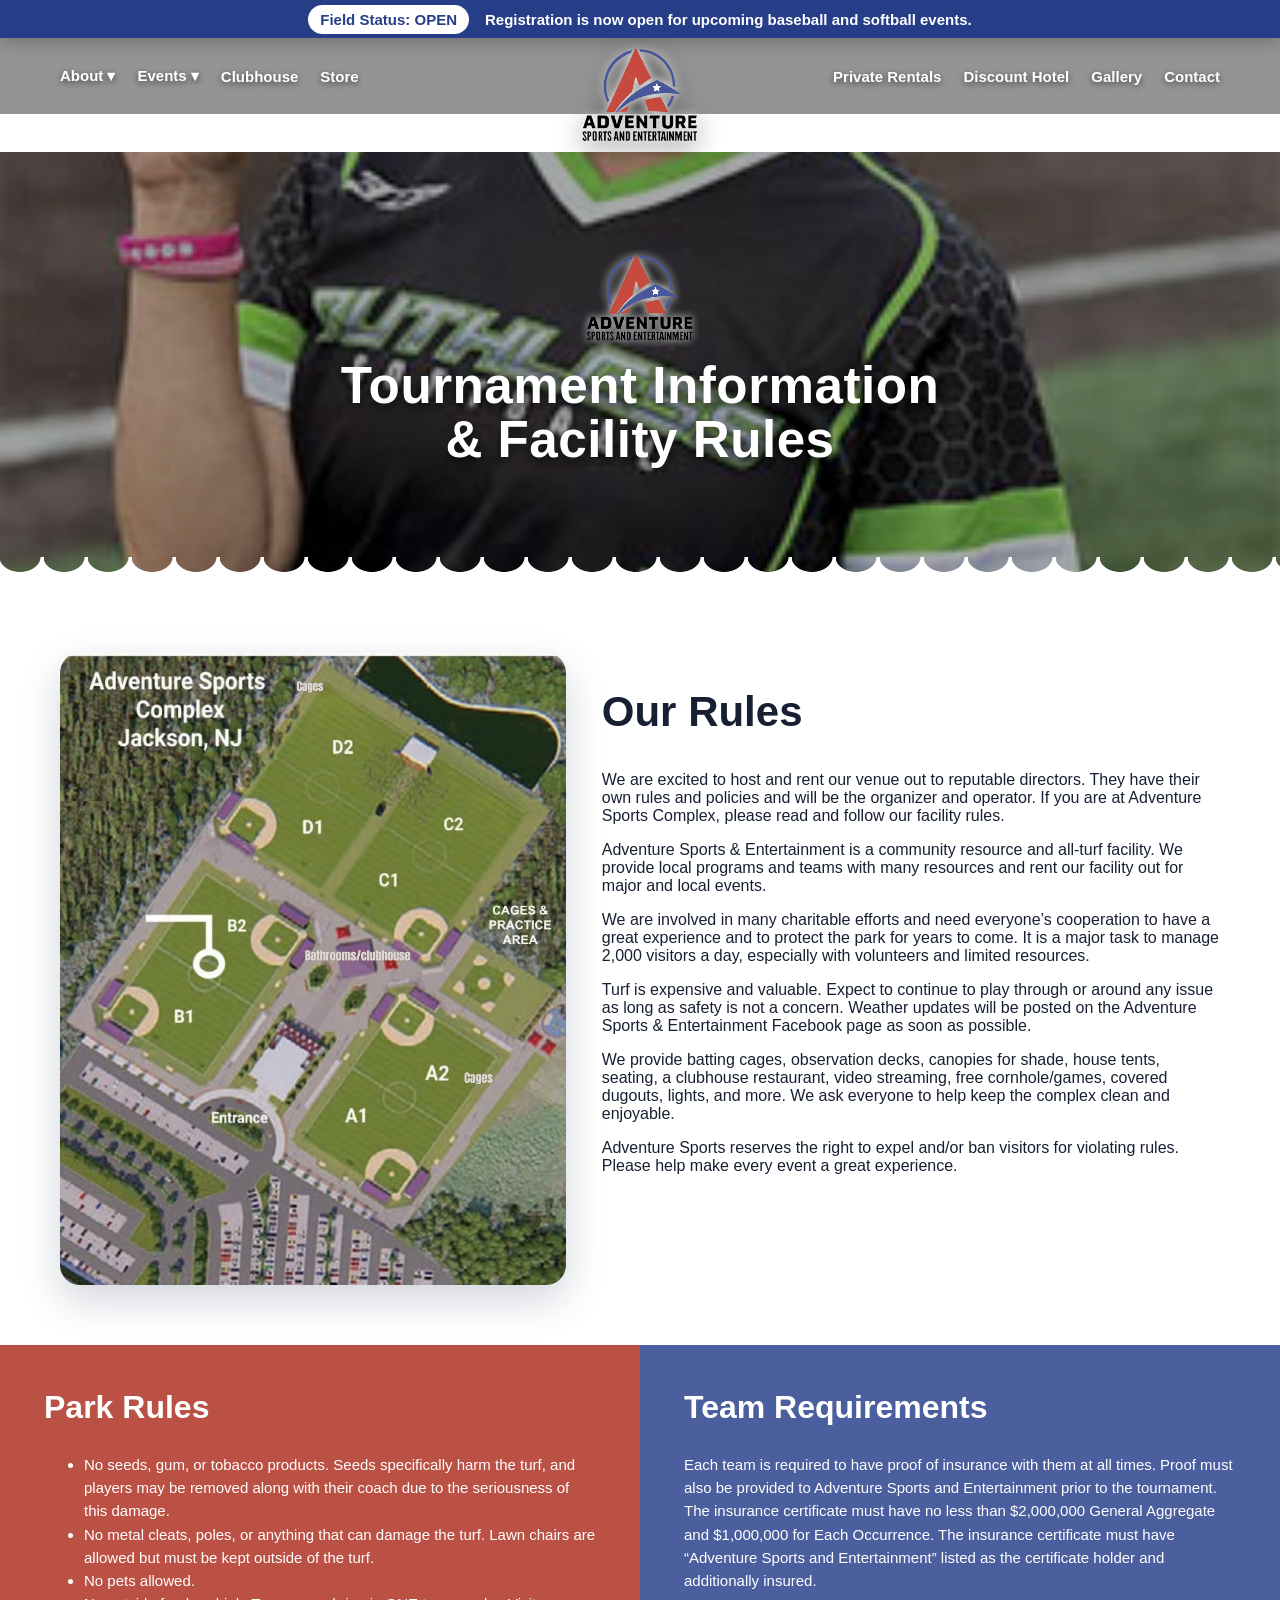
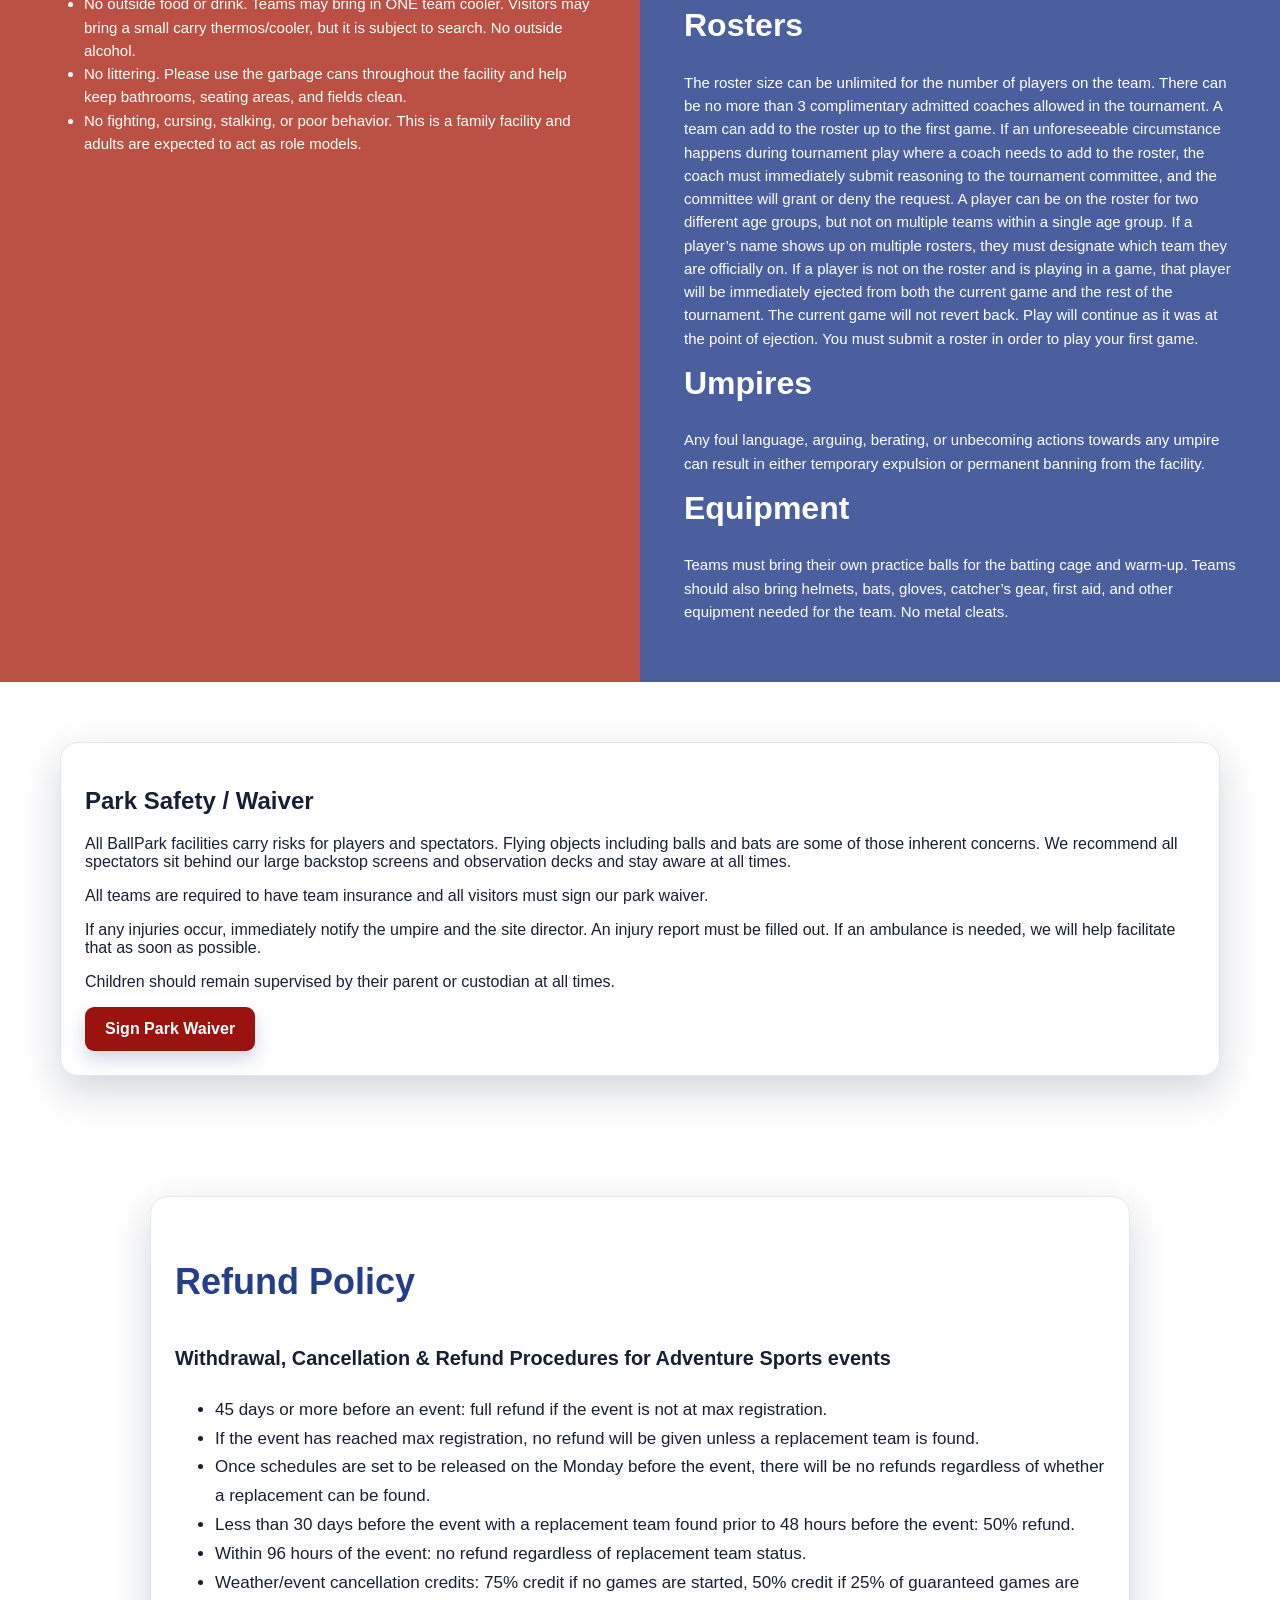
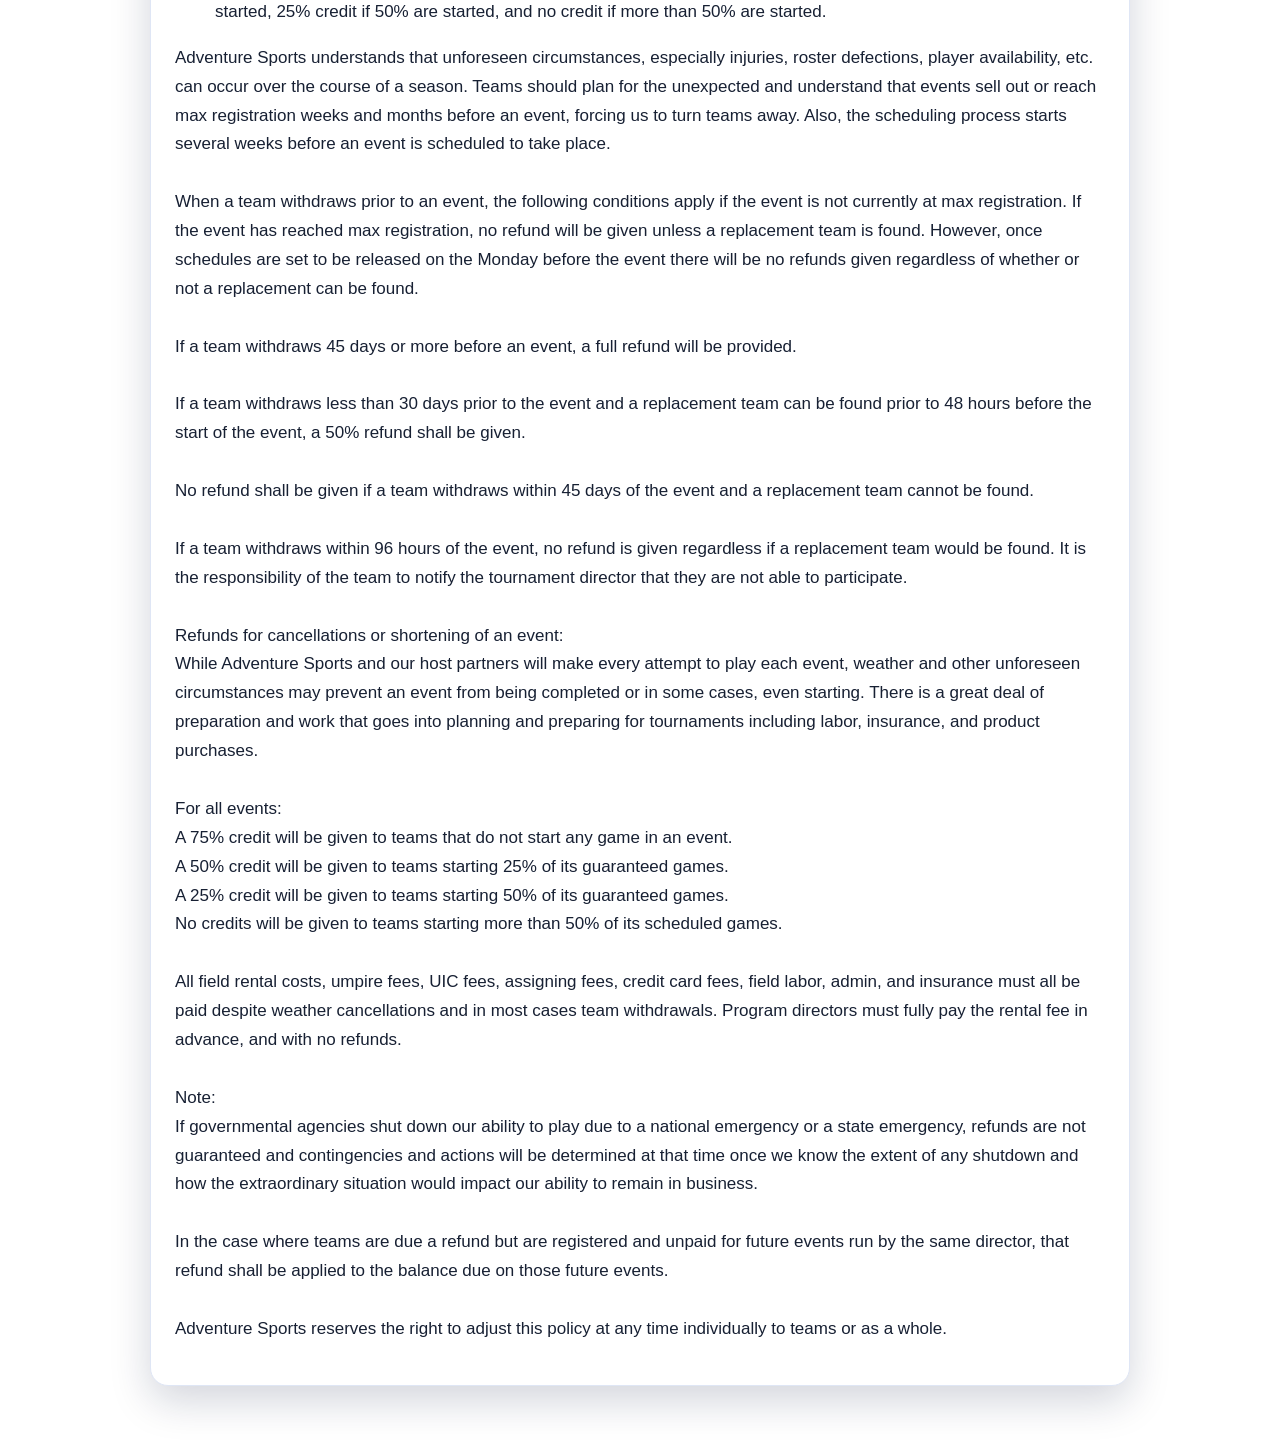
<file: safety-rules-refund.html>
<!DOCTYPE html><html lang="en"><head>
<meta charset="UTF-8"><meta name="viewport" content="width=device-width, initial-scale=1.0">
<title>Safety, Rules & Refund Policy | Adventure Sports</title><link rel="stylesheet" href="/style.css">
<script src="https://identity.netlify.com/v1/netlify-identity-widget.js"></script>
</head><body onload="loadSafety()">
<div class="site-status-fixed">
  <div class="wrap status-inner">
    <span class="status-pill">Field Status: <span id="fixedFieldStatus">OPEN</span></span>
    <span id="fixedAnnouncement">Registration is now open for upcoming baseball and softball events.</span>
  </div>
</div>
<nav class="top-nav">
  <a class="nav-center-logo" href="/" title="Back to Home">
    <img src="/uploads/site/adventure-logo.png" alt="Adventure Sports and Entertainment">
  </a>

  <details class="mobile-menu">
    <summary>Menu</summary>
    <div class="mobile-menu-panel">
      <a href="/#about">About Adventure Sports</a>
      <a href="/safety-rules-refund.html#rules">Tournament & Facility Rules</a>
      <a href="/safety-rules-refund.html#refund">Refund Policy</a>
      <a href="/safety-rules-refund.html#waiver">Park Safety / Waiver</a>
      <a href="/events.html">Events</a>
      <a href="/events.html?category=Baseball">Baseball</a>
      <a href="/events.html?category=Softball">Softball</a>
      <a href="/events.html?category=Flag%20Football">Flag Football</a>
      <a href="/clubhouse.html">Clubhouse</a>
      <a href="https://www.clover.com/online-ordering/adventure-sports-enterta-jackson" target="_blank" rel="noopener">Store</a>
      <a href="/private-rentals.html">Private Rentals</a>
      <a href="#">Discount Hotel</a>
      <a href="/gallery.html">Gallery</a>
      <a href="/contact.html">Contact</a>
    </div>
  </details>

  <div class="wrap nav-inner">
    <div class="nav-group">
      <div class="dropdown nav-link"><a href="/#about">About ▾</a>
        <div class="dropdown-menu">
          <a href="/#about">About Adventure Sports</a>
          <a href="/safety-rules-refund.html#rules">Tournament & Facility Rules</a>
          <a href="/safety-rules-refund.html#refund">Refund Policy</a>
          <a href="/safety-rules-refund.html#waiver">Park Safety / Waiver</a>
        </div>
      </div>
      <div class="dropdown nav-link"><a href="/events.html">Events ▾</a>
        <div class="dropdown-menu">
          <a href="/events.html?category=Baseball">Baseball</a>
          <a href="/events.html?category=Softball">Softball</a>
          <a href="/events.html?category=Flag%20Football">Flag Football</a>
          <a href="/events.html?category=Camps">Camps</a>
          <a href="/events.html?category=Tournaments">Tournaments</a>
        </div>
      </div>
      <a class="nav-link" href="/clubhouse.html">Clubhouse</a>
      <a class="nav-link" href="https://www.clover.com/online-ordering/adventure-sports-enterta-jackson" target="_blank" rel="noopener">Store</a>
    </div>
    <div class="nav-group">
      <a class="nav-link" href="/private-rentals.html">Private Rentals</a>
      <a class="nav-link" href="#">Discount Hotel</a>
      <a class="nav-link" href="/gallery.html">Gallery</a>
      <a class="nav-link" href="/contact.html">Contact</a>
    </div>
  </div>
</nav>
<div class="page-spacer"></div>
<section class="policy-hero" style="background-image:url('/uploads/home-slider/softball-player-smiling.jpg')"><div class="inner"><img id="pageLogo" class="hero-logo" alt="Adventure logo"><h1>Tournament Information<br>& Facility Rules</h1></div></section><div class="wave-bottom"></div>
<section class="page-section" id="rules"><div class="wrap"><div class="rules-layout"><div class="rules-map"><img src="/uploads/site/facility-map.jpg" alt="Adventure Sports facility map"></div><div class="rules-copy"><h2>Our Rules</h2><div id="rulesIntro"></div></div></div></div></section>
<section class="split-policy"><div class="split-red"><h2>Park Rules</h2><ul id="rulesList"></ul></div><div class="split-blue"><h2>Team Requirements</h2><p id="insurance"></p><h2>Rosters</h2><p id="rosters"></p><h2>Umpires</h2><p id="umpires"></p><h2>Equipment</h2><p id="equipment"></p></div></section>
<section class="page-section" id="waiver"><div class="wrap"><div class="card"><h2>Park Safety / Waiver</h2><div id="safetyList"></div><a class="btn red" id="waiverButton" target="_blank" rel="noopener">Sign Park Waiver</a></div></div></section>
<section class="page-section soft" id="refund"><div class="wrap"><div class="card refund-card"><h2>Refund Policy</h2><h3>Withdrawal, Cancellation & Refund Procedures for Adventure Sports events</h3><ul id="refundSummary"></ul><p id="refundDetails"></p></div></div></section>
<script src="/app.js"></script></body></html>
</file>
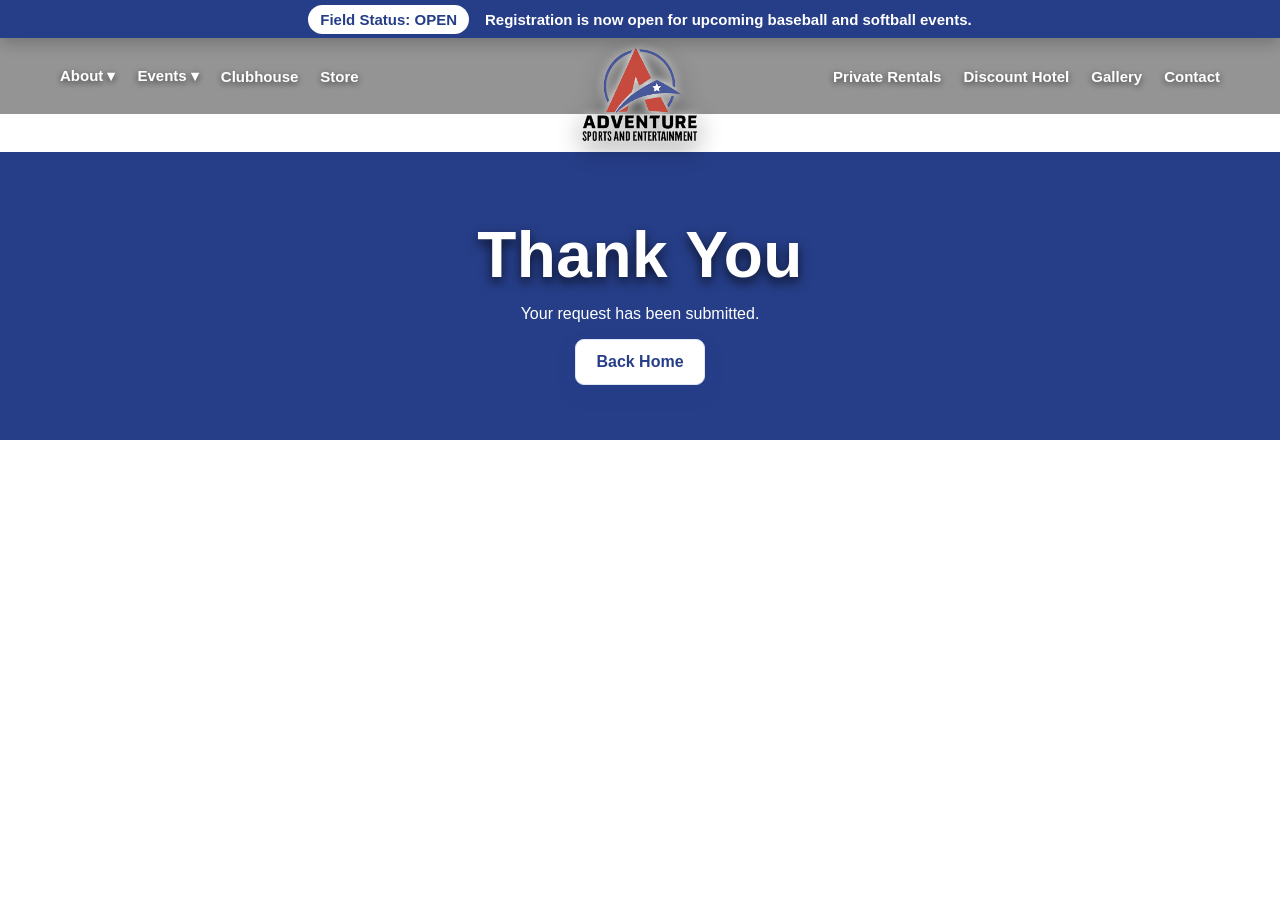
<file: thank-you.html>
<!DOCTYPE html><html><head><meta charset="UTF-8"><meta name="viewport" content="width=device-width, initial-scale=1"><title>Thank You</title><link rel="stylesheet" href="/style.css"></head><body><div class="site-status-fixed">
  <div class="wrap status-inner">
    <span class="status-pill">Field Status: <span id="fixedFieldStatus">OPEN</span></span>
    <span id="fixedAnnouncement">Registration is now open for upcoming baseball and softball events.</span>
  </div>
</div><nav class="top-nav">
  <a class="nav-center-logo" href="/" title="Back to Home">
    <img src="/uploads/site/adventure-logo.png" alt="Adventure Sports and Entertainment">
  </a>

  <details class="mobile-menu">
    <summary>Menu</summary>
    <div class="mobile-menu-panel">
      <a href="/#about">About Adventure Sports</a>
      <a href="/safety-rules-refund.html#rules">Tournament & Facility Rules</a>
      <a href="/safety-rules-refund.html#refund">Refund Policy</a>
      <a href="/safety-rules-refund.html#waiver">Park Safety / Waiver</a>
      <a href="/events.html">Events</a>
      <a href="/events.html?category=Baseball">Baseball</a>
      <a href="/events.html?category=Softball">Softball</a>
      <a href="/events.html?category=Flag%20Football">Flag Football</a>
      <a href="/clubhouse.html">Clubhouse</a>
      <a href="https://www.clover.com/online-ordering/adventure-sports-enterta-jackson" target="_blank" rel="noopener">Store</a>
      <a href="/private-rentals.html">Private Rentals</a>
      <a href="#">Discount Hotel</a>
      <a href="/gallery.html">Gallery</a>
      <a href="/contact.html">Contact</a>
    </div>
  </details>

  <div class="wrap nav-inner">
    <div class="nav-group">
      <div class="dropdown nav-link"><a href="/#about">About ▾</a>
        <div class="dropdown-menu">
          <a href="/#about">About Adventure Sports</a>
          <a href="/safety-rules-refund.html#rules">Tournament & Facility Rules</a>
          <a href="/safety-rules-refund.html#refund">Refund Policy</a>
          <a href="/safety-rules-refund.html#waiver">Park Safety / Waiver</a>
        </div>
      </div>
      <div class="dropdown nav-link"><a href="/events.html">Events ▾</a>
        <div class="dropdown-menu">
          <a href="/events.html?category=Baseball">Baseball</a>
          <a href="/events.html?category=Softball">Softball</a>
          <a href="/events.html?category=Flag%20Football">Flag Football</a>
          <a href="/events.html?category=Camps">Camps</a>
          <a href="/events.html?category=Tournaments">Tournaments</a>
        </div>
      </div>
      <a class="nav-link" href="/clubhouse.html">Clubhouse</a>
      <a class="nav-link" href="https://www.clover.com/online-ordering/adventure-sports-enterta-jackson" target="_blank" rel="noopener">Store</a>
    </div>
    <div class="nav-group">
      <a class="nav-link" href="/private-rentals.html">Private Rentals</a>
      <a class="nav-link" href="#">Discount Hotel</a>
      <a class="nav-link" href="/gallery.html">Gallery</a>
      <a class="nav-link" href="/contact.html">Contact</a>
    </div>
  </div>
</nav><div class="page-spacer"></div><section class="page-hero"><div class="wrap"><h1>Thank You</h1><p>Your request has been submitted.</p><a class="btn light" href="/">Back Home</a></div></section><script src="/app.js"></script></body></html>
</file>
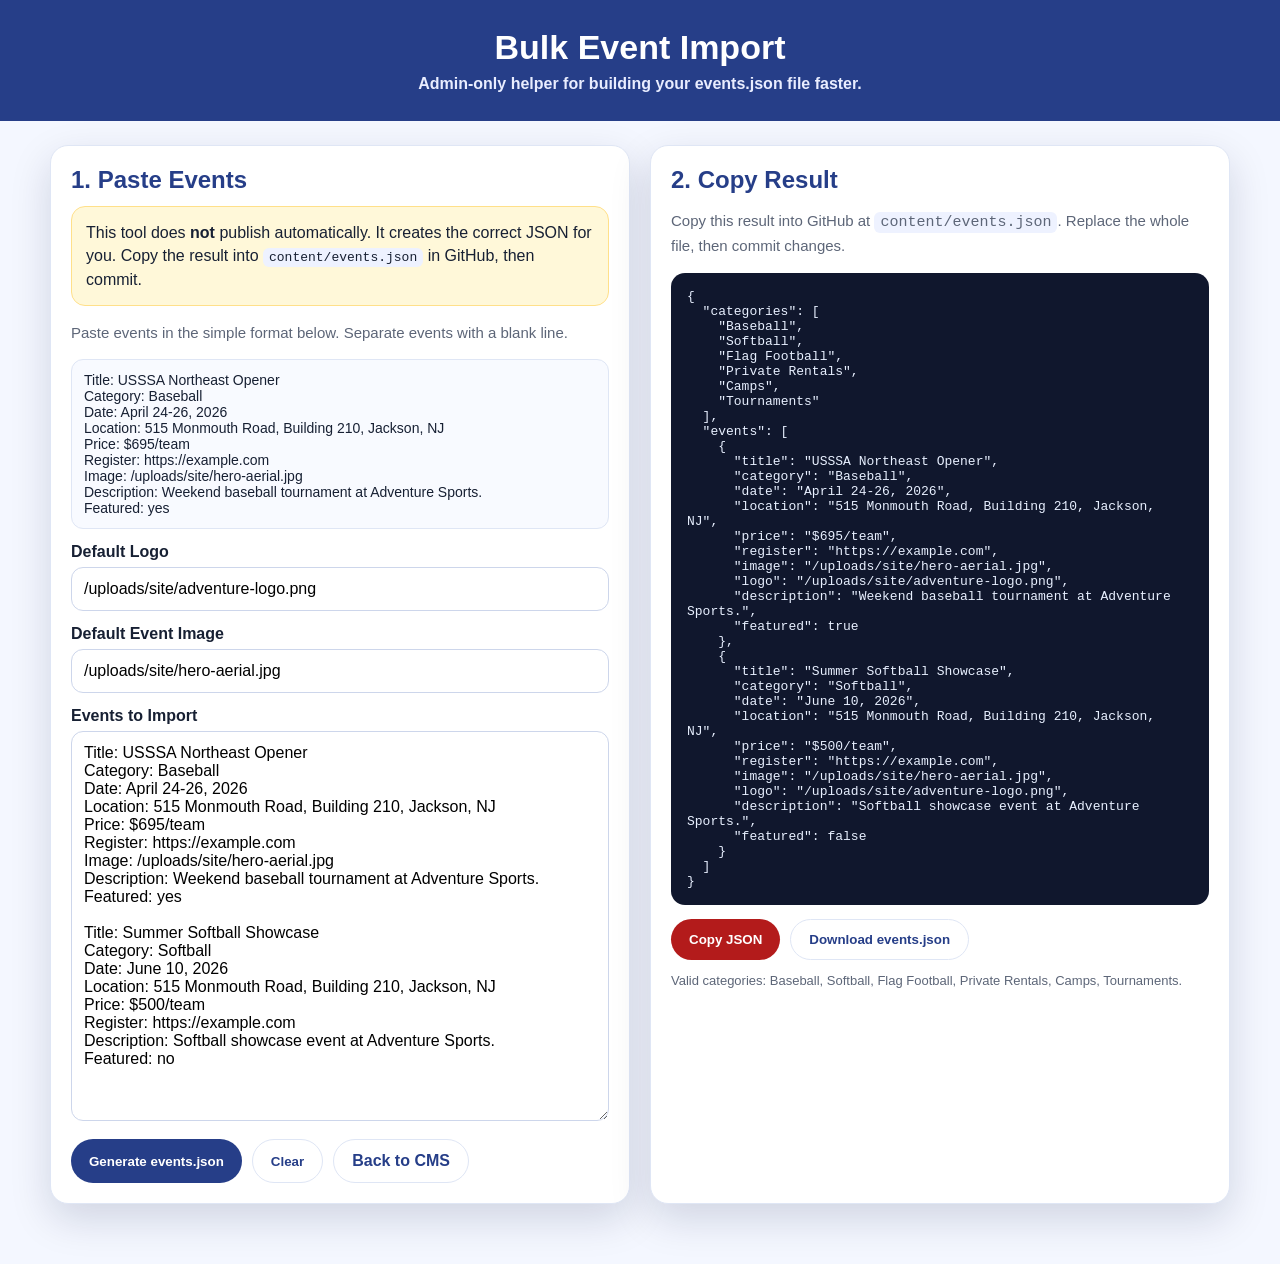
<file: admin/events-import.html>
<!DOCTYPE html>
<html lang="en">
<head>
  <meta charset="UTF-8" />
  <meta name="viewport" content="width=device-width, initial-scale=1.0" />
  <title>Bulk Event Import | Adventure Sports Admin</title>
  <script src="https://identity.netlify.com/v1/netlify-identity-widget.js"></script>
  <style>
    :root{
      --blue:#263e88;
      --red:#b31b1b;
      --text:#172033;
      --muted:#5d6678;
      --soft:#f4f7ff;
      --line:#dfe6f5;
      --shadow:0 15px 40px rgba(10,22,60,.15);
      font-family:Arial, Helvetica, sans-serif;
    }
    *{box-sizing:border-box}
    body{margin:0;background:var(--soft);color:var(--text)}
    header{background:var(--blue);color:#fff;padding:28px 20px;text-align:center}
    header h1{margin:0;font-size:34px}
    header p{margin:8px 0 0;color:#e9edff;font-weight:700}
    main{width:min(1180px,calc(100% - 28px));margin:24px auto 60px;display:grid;grid-template-columns:1fr 1fr;gap:20px}
    .card{background:#fff;border:1px solid var(--line);border-radius:18px;box-shadow:var(--shadow);padding:20px}
    h2{margin:0 0 12px;color:var(--blue)}
    textarea,input,select{width:100%;border:1px solid #cdd6eb;border-radius:12px;padding:12px;font:inherit}
    textarea{min-height:390px;resize:vertical}
    label{display:block;font-weight:900;margin:14px 0 6px}
    .btn-row{display:flex;gap:10px;flex-wrap:wrap;margin-top:14px}
    button,.btn{border:0;border-radius:999px;padding:12px 18px;font-weight:900;cursor:pointer;text-decoration:none;display:inline-flex;align-items:center;justify-content:center}
    button.primary{background:var(--blue);color:white}
    button.red{background:var(--red);color:white}
    button.light,.btn.light{background:#fff;color:var(--blue);border:1px solid var(--line)}
    .help{color:var(--muted);line-height:1.55;font-size:15px}
    pre{white-space:pre-wrap;word-break:break-word;background:#10172d;color:#e8f0ff;border-radius:14px;padding:16px;min-height:390px;max-height:650px;overflow:auto}
    .notice{background:#fff8d9;border:1px solid #ffe08a;border-radius:14px;padding:14px;line-height:1.45;margin-bottom:14px}
    .success{background:#eafaf1;border:1px solid #bfe9ce;color:#0c5a2a;border-radius:14px;padding:14px;margin-top:12px;display:none}
    .error{background:#ffecec;border:1px solid #ffb6b6;color:#8d1212;border-radius:14px;padding:14px;margin-top:12px;display:none}
    .small{font-size:13px;color:var(--muted)}
    code{background:#eef2ff;padding:2px 6px;border-radius:6px}
    .template{font-size:14px;background:#f8faff;border:1px solid var(--line);border-radius:12px;padding:12px;margin-top:10px}
    @media(max-width:900px){main{grid-template-columns:1fr}textarea,pre{min-height:300px}}
  </style>
</head>
<body>
  <header>
    <h1>Bulk Event Import</h1>
    <p>Admin-only helper for building your events.json file faster.</p>
  </header>

  <main>
    <section class="card">
      <h2>1. Paste Events</h2>
      <div class="notice">
        This tool does <b>not</b> publish automatically. It creates the correct JSON for you. Copy the result into <code>content/events.json</code> in GitHub, then commit.
      </div>

      <p class="help">
        Paste events in the simple format below. Separate events with a blank line.
      </p>

      <div class="template">Title: USSSA Northeast Opener<br>
Category: Baseball<br>
Date: April 24-26, 2026<br>
Location: 515 Monmouth Road, Building 210, Jackson, NJ<br>
Price: $695/team<br>
Register: https://example.com<br>
Image: /uploads/site/hero-aerial.jpg<br>
Description: Weekend baseball tournament at Adventure Sports.<br>
Featured: yes</div>

      <label for="defaultLogo">Default Logo</label>
      <input id="defaultLogo" value="/uploads/site/adventure-logo.png" />

      <label for="defaultImage">Default Event Image</label>
      <input id="defaultImage" value="/uploads/site/hero-aerial.jpg" />

      <label for="eventText">Events to Import</label>
      <textarea id="eventText" spellcheck="false">Title: USSSA Northeast Opener
Category: Baseball
Date: April 24-26, 2026
Location: 515 Monmouth Road, Building 210, Jackson, NJ
Price: $695/team
Register: https://example.com
Image: /uploads/site/hero-aerial.jpg
Description: Weekend baseball tournament at Adventure Sports.
Featured: yes

Title: Summer Softball Showcase
Category: Softball
Date: June 10, 2026
Location: 515 Monmouth Road, Building 210, Jackson, NJ
Price: $500/team
Register: https://example.com
Description: Softball showcase event at Adventure Sports.
Featured: no</textarea>

      <div class="btn-row">
        <button class="primary" onclick="generateJSON()">Generate events.json</button>
        <button class="light" onclick="clearInput()">Clear</button>
        <a class="btn light" href="/admin/">Back to CMS</a>
      </div>

      <div id="err" class="error"></div>
    </section>

    <section class="card">
      <h2>2. Copy Result</h2>
      <p class="help">
        Copy this result into GitHub at <code>content/events.json</code>. Replace the whole file, then commit changes.
      </p>

      <pre id="output">// Your generated events.json will appear here.</pre>

      <div class="btn-row">
        <button class="red" onclick="copyOutput()">Copy JSON</button>
        <button class="light" onclick="downloadJSON()">Download events.json</button>
      </div>

      <div id="ok" class="success">Copied!</div>

      <p class="small">
        Valid categories: Baseball, Softball, Flag Football, Private Rentals, Camps, Tournaments.
      </p>
    </section>
  </main>

  <script>
    const categories = ["Baseball","Softball","Flag Football","Private Rentals","Camps","Tournaments"];

    function parseBool(value){
      return /^(yes|true|y|1|featured)$/i.test(String(value || "").trim());
    }

    function normalizeKey(k){
      return String(k || "").trim().toLowerCase().replace(/[^a-z]/g,"");
    }

    function parseBlocks(text){
      return text
        .split(/\n\s*\n/g)
        .map(b => b.trim())
        .filter(Boolean);
    }

    function parseEvent(block, defaults){
      const lines = block.split(/\n/).map(l => l.trim()).filter(Boolean);
      const data = {};
      let lastKey = null;

      for (const line of lines){
        const match = line.match(/^([^:]+):\s*(.*)$/);
        if (match){
          lastKey = normalizeKey(match[1]);
          data[lastKey] = match[2].trim();
        } else if (lastKey) {
          data[lastKey] += "\\n" + line;
        }
      }

      const title = data.title || data.event || data.name;
      if (!title) throw new Error("One event is missing a Title.");

      const rawCategory = data.category || data.sport || "Tournaments";
      const category = categories.find(c => c.toLowerCase() === rawCategory.toLowerCase()) || rawCategory;

      if (!categories.includes(category)){
        throw new Error(`Invalid category "${rawCategory}" for "${title}". Use: ${categories.join(", ")}`);
      }

      return {
        title,
        category,
        date: data.date || data.datetime || "Date TBD",
        location: data.location || "515 Monmouth Road, Building 210, Jackson, NJ",
        price: data.price || "See registration page",
        register: data.register || data.registration || data.link || "",
        image: data.image || defaults.image,
        logo: data.logo || defaults.logo,
        description: data.description || data.desc || "",
        featured: parseBool(data.featured || data.homepage || "no")
      };
    }

    function generateJSON(){
      const err = document.getElementById("err");
      err.style.display = "none";
      try{
        const defaults = {
          logo: document.getElementById("defaultLogo").value.trim() || "/uploads/site/adventure-logo.png",
          image: document.getElementById("defaultImage").value.trim() || "/uploads/site/hero-aerial.jpg"
        };

        const blocks = parseBlocks(document.getElementById("eventText").value);
        if (!blocks.length) throw new Error("Paste at least one event.");

        const events = blocks.map(block => parseEvent(block, defaults));
        const result = {
          categories,
          events
        };

        document.getElementById("output").textContent = JSON.stringify(result, null, 2);
      }catch(e){
        err.textContent = e.message;
        err.style.display = "block";
      }
    }

    async function copyOutput(){
      const txt = document.getElementById("output").textContent;
      if (!txt || txt.startsWith("//")) return;
      await navigator.clipboard.writeText(txt);
      const ok = document.getElementById("ok");
      ok.style.display = "block";
      setTimeout(() => ok.style.display = "none", 1600);
    }

    function downloadJSON(){
      const txt = document.getElementById("output").textContent;
      if (!txt || txt.startsWith("//")) return;
      const blob = new Blob([txt], {type:"application/json"});
      const a = document.createElement("a");
      a.href = URL.createObjectURL(blob);
      a.download = "events.json";
      a.click();
      URL.revokeObjectURL(a.href);
    }

    function clearInput(){
      document.getElementById("eventText").value = "";
      document.getElementById("output").textContent = "// Your generated events.json will appear here.";
    }

    generateJSON();
  </script>
</body>
</html>
</file>
<file: style.css>
:root{
  --blue:#263e88;
  --blue-dark:#15265d;
  --blue-mid:#415aa5;
  --red:#c9473f;
  --red-dark:#9b130f;
  --navy:#10172d;
  --white:#fff;
  --text:#172033;
  --muted:#5d6678;
  --soft:#f4f7ff;
  --line:#dfe6f5;
  --yellow:#fff200;
  --shadow:0 15px 40px rgba(10,22,60,.18);
  --max:1160px;
  --radius:18px;
  font-family: Arial, Helvetica, sans-serif;
}
*{box-sizing:border-box}
html{scroll-behavior:smooth}
body{margin:0;color:var(--text);background:#fff;padding-top:38px}
a{color:inherit;text-decoration:none}
img{max-width:100%;display:block}
.wrap{width:min(var(--max),calc(100% - 32px));margin:auto}
.btn{display:inline-flex;align-items:center;justify-content:center;gap:8px;padding:13px 20px;border-radius:9px;background:var(--blue);color:#fff;font-weight:900;border:0;box-shadow:0 8px 18px rgba(38,62,136,.22);cursor:pointer}
.btn:hover{background:#1b2d68}
.btn.red{background:var(--red-dark)}
.btn.light{background:#fff;color:var(--blue);border:1px solid var(--line)}
.site-status-fixed{position:fixed;top:0;left:0;right:0;z-index:10000;background:var(--blue);color:white;font-weight:900;font-size:15px;box-shadow:0 5px 16px rgba(0,0,0,.22)}
.status-inner{min-height:38px;display:flex;align-items:center;justify-content:center;gap:16px;flex-wrap:wrap;text-align:center}
.status-pill{background:#fff;color:var(--blue);border-radius:999px;padding:6px 12px}
.top-nav{position:fixed;top:38px;left:0;right:0;height:76px;background:rgba(0,0,0,.42);z-index:9000;color:#fff;font-weight:900}
.nav-inner{height:76px;display:flex;align-items:center;justify-content:space-between;gap:16px;position:relative}
.nav-group{display:flex;align-items:center;gap:22px}
.nav-link{position:relative;font-size:15px;text-shadow:0 2px 7px rgba(0,0,0,.65)}
.nav-link:hover{color:var(--yellow)}
.nav-center-logo{position:fixed;top:42px;left:50%;transform:translateX(-50%);z-index:9500;display:block;width:130px;text-align:center}
.nav-center-logo img{width:130px;height:auto;display:block;filter:drop-shadow(0 6px 12px rgba(0,0,0,.45));transition:.2s ease}
.nav-center-logo:hover img{transform:scale(1.04)}
.dropdown{position:relative}
.dropdown-menu{display:none;position:absolute;top:100%;left:0;min-width:230px;background:#fff;color:#151b2e;box-shadow:0 15px 40px rgba(0,0,0,.24);border-radius:14px;padding:12px 0;z-index:10001;text-shadow:none;overflow:hidden}
.dropdown:hover .dropdown-menu{display:block}
.dropdown-menu a{display:block;padding:13px 22px;font-size:16px;font-weight:900;color:#151b2e;border:0;border-radius:0}
.dropdown-menu a:hover{background:#f4f7ff;color:var(--blue)}
.hero{min-height:92vh;position:relative;overflow:hidden;color:#fff;background-size:cover;background-position:center}
.hero::before{content:"";position:absolute;inset:0;background:linear-gradient(rgba(0,0,0,.25),rgba(0,0,0,.36));z-index:1}
.hero-content{position:relative;z-index:5;text-align:center;padding-top:150px}
h1{font-size:clamp(42px,5vw,72px);line-height:1.05;margin:12px auto 28px;color:#fff;text-shadow:0 5px 12px rgba(0,0,0,.72);letter-spacing:.5px}
.slider-window{width:100%;overflow:hidden;margin:0 auto}
.slider-track{display:flex;gap:14px;width:max-content;animation:slide 42s linear infinite;padding:0 10px}
.slider-window:hover .slider-track{animation-play-state:paused}
.slide-card{height:285px;width:285px;flex:0 0 auto;border-radius:16px;overflow:hidden;box-shadow:0 14px 32px rgba(0,0,0,.35);border:1px solid rgba(255,255,255,.28)}
.slide-card img{width:100%;height:100%;object-fit:cover}
@keyframes slide{from{transform:translateX(0)}to{transform:translateX(-50%)}}
.hero-cta{display:inline-block;margin-top:16px;color:var(--yellow);font-size:clamp(26px,3vw,40px);font-weight:950;text-shadow:0 4px 12px rgba(0,0,0,.82)}
.down-arrow{margin:8px auto 0;width:56px;height:56px;border-radius:50%;background:#fff;color:#624d50;display:grid;place-items:center;font-size:34px;font-weight:950;box-shadow:0 8px 18px rgba(0,0,0,.25)}
.clouds{position:absolute;left:-5%;right:-5%;bottom:-74px;height:190px;z-index:6;pointer-events:none}
.cloud{position:absolute;bottom:0;background:white;border-radius:999px 999px 0 0}
.cloud-base{position:absolute;left:0;right:0;bottom:0;height:78px;background:#fff}
.c1{width:220px;height:120px;left:0}.c2{width:165px;height:110px;left:130px;bottom:16px}.c3{width:180px;height:90px;left:285px;bottom:-4px}.c4{width:260px;height:126px;left:430px}.c5{width:190px;height:115px;left:640px;bottom:20px}.c6{width:255px;height:140px;right:380px;bottom:14px}.c7{width:215px;height:110px;right:230px}.c8{width:340px;height:130px;right:-10px}
.section{padding:66px 0}
.section.compact{padding:46px 0}
.section.blue{background:var(--blue);color:#fff}
.section.soft{background:var(--soft)}
.section-head{text-align:center;margin-bottom:30px}
.section-head h2{font-size:clamp(34px,4vw,52px);margin:0 0 10px;color:var(--blue);font-weight:950}
.section.blue .section-head h2{color:white}
.section-head p{font-size:19px;color:var(--muted);margin:0 auto;max-width:860px;line-height:1.55}
.section.blue .section-head p{color:#e9edff}
.about-card{text-align:center;max-width:920px;margin:0 auto}
.about-card h2{font-size:clamp(32px,4vw,50px);color:var(--blue);margin:0 0 20px}
.divider{height:1px;background:#222;width:min(700px,80%);margin:20px auto 30px}
.about-card p{font-size:22px;line-height:1.6;color:#4c4f5b}
.social-row{display:grid;grid-template-columns:1fr 1fr;gap:24px;max-width:650px;margin:34px auto 0}
.social-box strong{display:block;font-size:20px;margin-bottom:10px}
.icon-square{width:58px;height:58px;margin:auto;border-radius:0;background:var(--blue);display:grid;place-items:center;color:#fff;font-size:30px;font-weight:950}
.icon-square.red{background:#b00000}
.quick-buttons{display:flex;justify-content:center;gap:14px;flex-wrap:wrap;margin-top:30px}
.info-card-grid{display:grid;grid-template-columns:repeat(3,1fr);gap:20px}
.info-mini-card{background:#fff;border:1px solid var(--line);border-radius:18px;box-shadow:var(--shadow);padding:24px;min-height:160px}
.info-mini-card h3{margin:0 0 10px;color:var(--blue);font-size:24px}
.info-mini-card p{color:var(--muted);line-height:1.55;margin:0}
.visit-list{display:grid;grid-template-columns:repeat(2,1fr);gap:12px;max-width:900px;margin:0 auto}
.visit-item{background:#fff;border:1px solid var(--line);border-radius:14px;padding:16px 18px;font-weight:800;box-shadow:0 8px 18px rgba(10,22,60,.08)}
.visit-item::before{content:"✓";color:var(--blue);font-weight:950;margin-right:8px}
.why-grid{display:grid;grid-template-columns:repeat(4,1fr);gap:18px}
.why-card{background:rgba(255,255,255,.12);border:1px solid rgba(255,255,255,.24);border-radius:18px;padding:22px;color:#fff;font-weight:800;line-height:1.5}
.register-title{text-align:center;color:#a40000;font-size:clamp(36px,4vw,52px);font-weight:950;margin:0 0 28px}
.category-grid{display:grid;grid-template-columns:repeat(3,1fr);gap:24px}
.category-card{height:210px;position:relative;border-radius:4px;overflow:hidden;box-shadow:var(--shadow);border:2px solid rgba(255,255,255,.8)}
.category-card img{width:100%;height:100%;object-fit:cover;filter:brightness(.72)}
.category-card span{position:absolute;left:22px;bottom:22px;color:#fff;font-size:35px;line-height:1.1;font-weight:950;text-shadow:0 4px 10px rgba(0,0,0,.7)}
.event-shell{display:grid;grid-template-columns:1fr;gap:18px}
.feature-card{background:#fff;border-radius:18px;box-shadow:var(--shadow);padding:20px;display:grid;grid-template-columns:130px 1fr auto;gap:20px;align-items:center;border:1px solid var(--line)}
.feature-card img{width:120px;height:90px;object-fit:contain}
.feature-card h3{margin:0 0 10px;font-size:22px}
.feature-card p{margin:4px 0;color:#444}
.show-more{text-align:center;margin-top:12px}
.location-grid{display:grid;grid-template-columns:.35fr .65fr;gap:18px;align-items:stretch}
.location-card{background:#33478e;color:#fff;padding:34px;text-align:center}
.location-card h3{font-size:33px;margin:0 0 22px}.location-card p{font-size:20px;line-height:1.45;font-weight:800}
.map iframe{width:100%;height:430px;border:0;display:block}
.parking-note{background:#fff;color:var(--text);padding:16px;border-radius:12px;margin-top:18px;text-align:left;line-height:1.5}
.resource-grid{display:grid;grid-template-columns:repeat(7,1fr);gap:26px;align-items:center}
.resource-grid a{display:grid;place-items:center;height:90px;border-radius:10px;transition:.2s}
.resource-grid a:hover{transform:translateY(-4px);box-shadow:var(--shadow)}
.resource-grid img{max-height:72px;max-width:135px;object-fit:contain}
.footer-social{background:#1e2b5e;color:#6d8df0;text-align:center;padding:54px 0;font-size:26px;font-weight:950}
.footer-main{background:linear-gradient(180deg,#6a231c,#5a1d17);color:#fff;padding:44px 0}
.footer-grid{display:grid;grid-template-columns:1fr 1fr 1fr;gap:24px;align-items:center}
.footer-logo{max-width:150px;margin-left:auto;filter:brightness(0) invert(1)}
.footer-main a{color:var(--yellow);font-weight:900}
.page-spacer{height:114px}
.page-hero{background:var(--blue);color:#fff;padding:70px 0 55px;text-align:center}
.page-hero h1{margin:0;color:#fff;font-size:clamp(40px,5vw,64px)}
.page-hero .hero-logo{width:130px;margin:0 auto 14px}
.page-section{padding:60px 0}
.card{background:#fff;border:1px solid var(--line);border-radius:18px;box-shadow:var(--shadow);padding:24px}
.two-grid{display:grid;grid-template-columns:1fr 1fr;gap:24px}
.photo-grid{display:grid;grid-template-columns:repeat(3,1fr);gap:18px}
.photo-grid img{width:100%;height:250px;object-fit:cover;border-radius:14px;box-shadow:var(--shadow)}
.gallery-photos-only{display:grid;grid-template-columns:repeat(3,1fr);gap:18px}
.gallery-photos-only img{width:100%;height:285px;object-fit:cover;border-radius:16px;box-shadow:var(--shadow)}
.form-grid{display:grid;grid-template-columns:repeat(2,1fr);gap:16px}
.form-grid .full{grid-column:1/-1}
input,select,textarea{width:100%;padding:13px;border:1px solid #cfd6e6;border-radius:10px;font:inherit}
textarea{min-height:120px}
label{font-weight:800;color:#334;margin-bottom:4px;display:block}
.form-field{display:grid;gap:6px}
.rental-rate-grid{display:grid;grid-template-columns:repeat(3,1fr);gap:18px;margin:22px 0}
.rate-card{background:#fff;border:1px solid var(--line);border-radius:18px;box-shadow:var(--shadow);padding:22px}
.rate-card strong{display:block;font-size:24px;color:var(--blue);margin-bottom:8px}
.type-help{display:grid;gap:12px;margin-top:16px}
.type-help-item{border:1px solid var(--line);border-radius:14px;padding:14px;background:#f8faff}
.type-help-item b{color:var(--blue)}
.policy-hero{min-height:440px;background-size:cover;background-position:center;position:relative;display:grid;place-items:center;text-align:center;color:#fff;margin-top:0}
.policy-hero:before{content:"";position:absolute;inset:0;background:rgba(0,0,0,.34)}
.policy-hero .inner{position:relative;z-index:2}
.policy-hero .hero-logo{width:120px;margin:0 auto 12px}
.policy-hero h1{font-size:clamp(38px,4vw,60px)}
.wave-bottom{height:36px;background:radial-gradient(22px 16px at 20px 0, transparent 20px, white 21px) repeat-x;background-size:44px 36px;margin-top:-35px;position:relative;z-index:4}
.rules-layout{display:grid;grid-template-columns:.9fr 1.1fr;gap:36px;align-items:start}
.rules-map{border-radius:20px;box-shadow:var(--shadow);overflow:hidden}
.rules-copy h2{font-size:42px;color:var(--text)}
.split-policy{display:grid;grid-template-columns:1fr 1fr}
.split-policy>div{padding:44px;color:#fff}
.split-red{background:#bb5145}.split-blue{background:#4b5f9e}
.split-policy h2{font-size:32px;margin-top:0}
.split-policy p,.split-policy li{line-height:1.55;font-size:15px}
.refund-card{max-width:980px;margin:0 auto;line-height:1.7;font-size:17px}
.refund-card h2{color:var(--blue);font-size:36px}.refund-card p{white-space:pre-line}
.contact-grid{display:grid;grid-template-columns:.9fr 1.1fr;gap:24px}
.contact-card h3{font-size:30px;color:var(--blue);margin-top:0}
@media(max-width:1050px){
  .nav-center-logo{position:fixed;top:43px;width:92px}.nav-center-logo img{width:92px}
  .nav-group{gap:12px}.nav-link{font-size:13px}
}
@media(max-width:900px){
  body{padding-top:50px}
  .site-status-fixed{font-size:13px}.status-inner{min-height:50px}
  .top-nav{top:50px;height:auto;position:fixed;background:rgba(0,0,0,.75)}
  .nav-inner{height:auto;min-height:82px;flex-direction:column;justify-content:center;padding:46px 0 10px}
  .nav-center-logo{top:54px;width:86px}.nav-center-logo img{width:86px}
  .nav-group{flex-wrap:wrap;justify-content:center}
  .hero{min-height:820px}
  .hero-content{padding-top:150px}
  .slide-card{width:220px;height:220px}
  .info-card-grid,.category-grid,.photo-grid,.gallery-photos-only{grid-template-columns:1fr 1fr}
  .why-grid{grid-template-columns:1fr 1fr}
  .visit-list,.location-grid,.two-grid,.contact-grid,.rental-rate-grid,.rules-layout,.split-policy{grid-template-columns:1fr}
  .resource-grid{grid-template-columns:repeat(3,1fr)}
  .feature-card{grid-template-columns:1fr;text-align:center}.feature-card img{margin:auto}
  .footer-grid{grid-template-columns:1fr;text-align:center}.footer-logo{margin:auto}
}
@media(max-width:620px){
  .hero{min-height:760px}
  .hero-content{padding-top:170px}
  h1{font-size:36px}
  .hero-cta{font-size:25px}
  .slide-card{width:190px;height:210px}
  .info-card-grid,.category-grid,.photo-grid,.gallery-photos-only,.why-grid,.form-grid,.social-row{grid-template-columns:1fr}
  .resource-grid{grid-template-columns:repeat(2,1fr)}
  .category-card{height:185px}
  .category-card span{font-size:28px}
}

/* v7 recovery: safe desktop + mobile fixes */
.hero{
  background-image:
    linear-gradient(rgba(0,0,0,.25),rgba(0,0,0,.35)),
    url('/uploads/site/hero-aerial.jpg');
  background-color:#1f2f5f;
}

.mobile-menu{display:none}

.dropdown-menu{
  min-width:230px !important;
  padding:12px 0 !important;
  border-radius:14px !important;
  border:0 !important;
  box-shadow:0 15px 40px rgba(0,0,0,.24) !important;
  overflow:hidden;
}
.dropdown-menu a{
  border:0 !important;
  padding:13px 22px !important;
  font-size:16px !important;
  font-weight:900 !important;
  color:#151b2e !important;
}
.dropdown-menu a:hover{
  background:#f4f7ff !important;
  color:var(--blue) !important;
}

@media(max-width:900px){
  body{
    padding-top:104px !important;
    overflow-x:hidden;
  }

  .site-status-fixed{
    min-height:52px !important;
    font-size:13px !important;
    padding:6px 0 !important;
  }

  .site-status-fixed .status-inner{
    min-height:40px !important;
    gap:7px !important;
    line-height:1.2 !important;
    padding:0 10px !important;
  }

  .status-pill{
    padding:6px 12px !important;
    font-size:13px !important;
  }

  .top-nav{
    top:52px !important;
    height:58px !important;
    min-height:58px !important;
    background:rgba(0,0,0,.72) !important;
    backdrop-filter:blur(8px);
  }

  .nav-inner{
    display:none !important;
  }

  .nav-center-logo{
    position:fixed !important;
    top:58px !important;
    left:14px !important;
    transform:none !important;
    width:82px !important;
    z-index:10020 !important;
  }

  .nav-center-logo img{
    width:82px !important;
    height:auto !important;
    display:block !important;
  }

  .mobile-menu{
    display:block !important;
    position:fixed !important;
    right:14px !important;
    top:60px !important;
    z-index:10030 !important;
    font-family:Arial, Helvetica, sans-serif;
  }

  .mobile-menu summary{
    list-style:none;
    cursor:pointer;
    background:#ffffff;
    color:var(--blue);
    border-radius:999px;
    padding:10px 16px;
    font-weight:950;
    box-shadow:0 8px 18px rgba(0,0,0,.22);
  }

  .mobile-menu summary::-webkit-details-marker{display:none}

  .mobile-menu-panel{
    position:fixed;
    top:112px;
    left:14px;
    right:14px;
    background:#fff;
    border-radius:16px;
    box-shadow:0 20px 50px rgba(0,0,0,.30);
    padding:10px;
    max-height:calc(100vh - 130px);
    overflow:auto;
  }

  .mobile-menu-panel a{
    display:block;
    color:#172033;
    padding:13px 14px;
    border-radius:10px;
    font-size:16px;
    font-weight:900;
    border-bottom:1px solid #edf1fb;
  }

  .mobile-menu-panel a:hover{
    background:#f4f7ff;
    color:var(--blue);
  }

  .hero{
    min-height:700px !important;
    height:auto !important;
    background-position:center top !important;
  }

  .hero-content{
    padding-top:105px !important;
  }

  .hero h1,
  h1#heroTitle{
    font-size:42px !important;
    line-height:1.05 !important;
    padding:0 14px !important;
    margin-bottom:22px !important;
  }

  .slider-window{
    max-width:100vw !important;
    overflow:hidden !important;
    display:block !important;
  }

  .slider-track{
    display:flex !important;
    gap:10px !important;
    padding:0 12px !important;
    animation:slide 35s linear infinite !important;
  }

  .slide-card{
    width:165px !important;
    height:210px !important;
    border-radius:14px !important;
  }

  .hero-cta{
    font-size:27px !important;
    line-height:1.1 !important;
    padding:0 16px !important;
    margin-top:14px !important;
  }

  .down-arrow{
    width:54px !important;
    height:54px !important;
    font-size:32px !important;
  }

  .clouds{
    height:110px !important;
    bottom:-42px !important;
  }

  .cloud-base{
    height:48px !important;
  }

  .cloud{
    transform:scale(.68);
    transform-origin:bottom left;
  }

  .section{
    padding:46px 0 !important;
  }

  .about-card p{
    font-size:18px !important;
  }

  .section-head h2,
  .about-card h2{
    font-size:34px !important;
  }

  .info-card-grid,
  .category-grid,
  .gallery-photos-only,
  .photo-grid,
  .why-grid{
    grid-template-columns:1fr 1fr !important;
  }

  .visit-list,
  .location-grid,
  .two-grid,
  .contact-grid,
  .rental-rate-grid,
  .rules-layout,
  .split-policy{
    grid-template-columns:1fr !important;
  }

  .category-card{
    height:170px !important;
  }

  .category-card span{
    font-size:26px !important;
  }

  .feature-card{
    grid-template-columns:1fr !important;
    text-align:center;
    padding:16px !important;
  }

  .feature-card img{
    margin:auto;
  }

  .location-card{
    padding:24px !important;
  }

  .map iframe{
    height:330px !important;
  }

  .footer-grid{
    grid-template-columns:1fr !important;
    text-align:center;
  }

  .footer-logo{
    margin:auto;
  }

  .footer-social{
    font-size:22px !important;
    padding:36px 0 !important;
  }
}

@media(max-width:430px){
  .hero{
    min-height:660px !important;
  }

  .hero-content{
    padding-top:100px !important;
  }

  .hero h1,
  h1#heroTitle{
    font-size:36px !important;
  }

  .slide-card{
    width:150px !important;
    height:190px !important;
  }

  .hero-cta{
    font-size:24px !important;
  }

  .resource-grid{
    grid-template-columns:repeat(2,1fr) !important;
  }

  .info-card-grid,
  .category-grid,
  .gallery-photos-only,
  .photo-grid,
  .why-grid,
  .visit-list,
  .form-grid,
  .social-row{
    grid-template-columns:1fr !important;
  }
}
</file>
